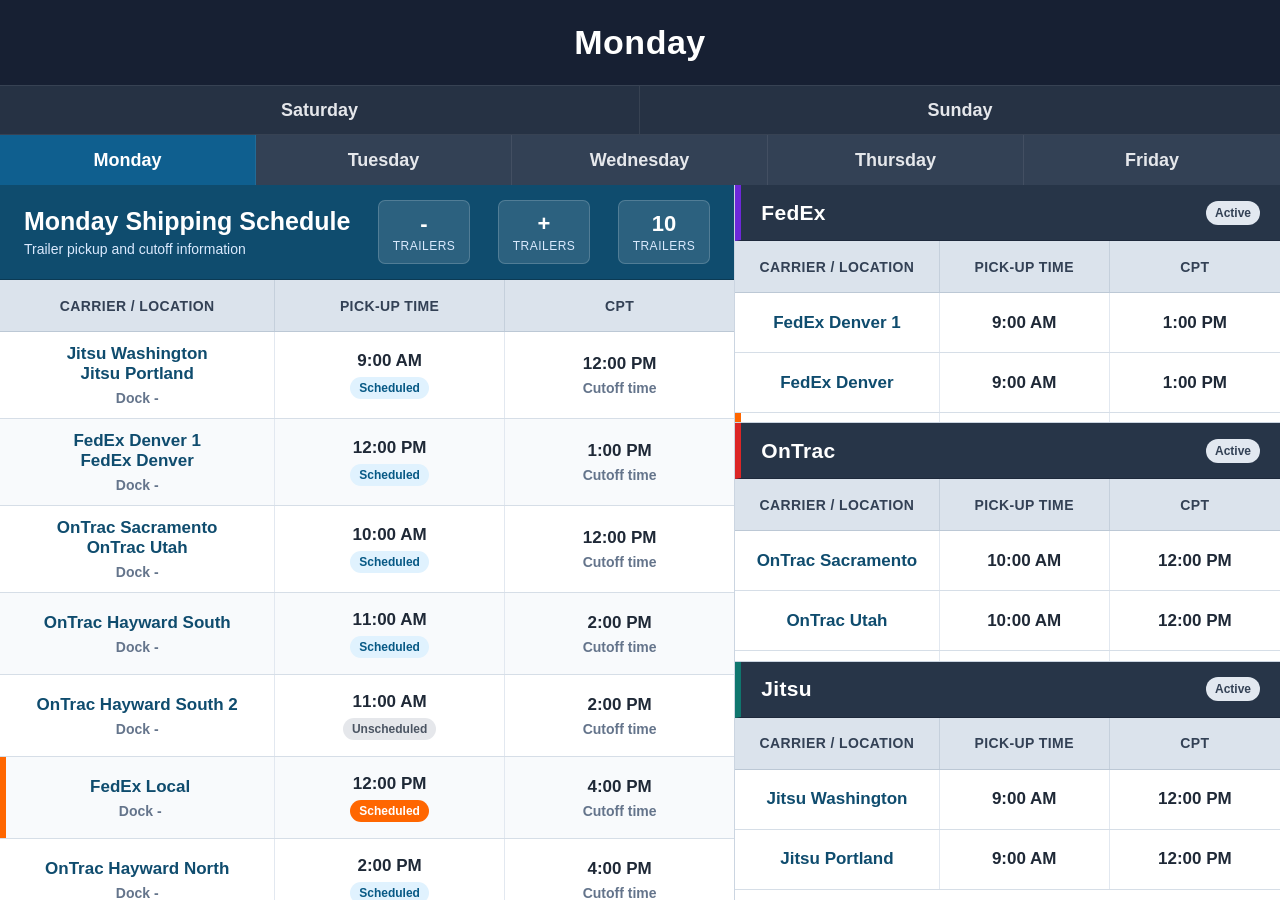
<file: index.html>
<!DOCTYPE html>
<html lang="en">
<head>
    <meta charset="UTF-8">

    <meta
        name="viewport"
        content="width=device-width, initial-scale=1.0"
    >

    <title>G-Shipping Schedule</title>

    <style>

    </style>
    <link rel="styleSheet" href="./mondayStyle.css">
</head>

<body>

    <main id="container">

        <!-- =====================================================
                             FIXED TOP AREA
        ====================================================== -->

        <header id="day-selector">

            <section id="current-day">
                <h1>Monday</h1>
            </section>

             <nav id="weekend-nav" aria-label="Weekend navigation">

                <a
                    class="day-link"
                    href="./saturday.html"
                >
                    Saturday
                </a>
                <a
                    class="day-link"
                    href="./sunday.html"
                >
                    Sunday
                </a>

            </nav>

            <nav id="weekday-nav" aria-label="Weekday navigation">

                <a
                    class="day-link active"
                    href="./index.html"
                >
                    Monday
                </a>

                <a
                    class="day-link "
                    href="./tuesday.html"
                >
                    Tuesday
                </a>

                <a
                    class="day-link"
                    href="./wednesday.html"
                >
                    Wednesday
                </a>

                <a
                    class="day-link"
                    href="./thursday.html"
                >
                    Thursday
                </a>

                <a
                    class="day-link "
                    href="./friday.html"
                >
                    Friday
                </a>

            </nav>
        </header>

        <!-- =====================================================
                            MAIN DASHBOARD
        ====================================================== -->

        <section id="dashboard">

            <!-- =================================================
                         SHIPPING SCHEDULE PANEL
            ================================================== -->

            <section id="shipping-schedule">

                <header id="schedule-header">

                    <div>
                        <h2 id="schedule-title">
                            Monday Shipping Schedule
                        </h2>

                        <p id="schedule-subtitle">
                            Trailer pickup and cutoff information
                        </p>
                    </div>
                    <div class="trailer-count">
                        <strong>-</strong>
                        <span>Trailers</span>
                    </div>
                    <div class="trailer-count">
                        <strong>+</strong>
                        <span>Trailers</span>
                    </div>
                    <div class="trailer-count">
                        <strong>10</strong>
                        <span>Trailers</span>
                    </div>

                </header>

               <!-- Only this section scrolls -->

                <div class="schedule-scroll-area">

                    <div class="schedule-column-header">

                        <div class="column-heading">
                            Carrier / Location
                        </div>

                        <div class="column-heading">
                            Pick-up Time
                        </div>

                        <div class="column-heading">
                            CPT
                        </div>

                    </div>

                    <div id="trailer-list">
            <!-- =================================================
                           TRAILERS
            ================================================== -->
                        <article class="trailer-log">

                            <p class="schedule-cell">
                                <span class="schedule-label carrier-name">
                                    Jitsu Washington <br> Jitsu Portland
                                </span>

                                <span class="schedule-value">
                                    Dock -
                                </span>
                            </p>

                            <p class="schedule-cell">
                                <span class="schedule-label">
                                    9:00 AM
                                </span>

                                <span class="status-badge">
                                    Scheduled
                                </span>
                            </p>

                            <p class="schedule-cell">
                                <span class="schedule-label">
                                    12:00 PM
                                </span>

                                <span class="schedule-value">
                                    Cutoff time
                                </span>
                            </p>

                        </article>
                        <article class="trailer-log">
                            <p class="schedule-cell ">
                                <span class="schedule-label carrier-name">
                                    FedEx Denver 1 <br> FedEx Denver
                                </span>

                                <span class="schedule-value">
                                    Dock -
                                </span>
                            </p>

                            <p class="schedule-cell">
                                <span class="schedule-label">
                                    12:00 PM
                                </span>

                                <span class="status-badge">
                                    Scheduled
                                </span>
                            </p>

                            <p class="schedule-cell">
                                <span class="schedule-label">
                                    1:00 PM
                                </span>

                                <span class="schedule-value">
                                    Cutoff time
                                </span>
                            </p>
                        </article>
                        <article class="trailer-log">
                            <p class="schedule-cell">
                                <span class="schedule-label carrier-name">
                                    OnTrac Sacramento <br> OnTrac Utah
                                </span>

                                <span class="schedule-value">
                                    Dock -
                                </span>
                            </p>

                            <p class="schedule-cell">
                                <span class="schedule-label">
                                    10:00 AM
                                </span>

                                <span class="status-badge">
                                    Scheduled
                                </span>
                            </p>
  
                            <p class="schedule-cell">
                                <span class="schedule-label">
                                    12:00 PM
                                </span>

                                <span class="schedule-value">
                                    Cutoff time
                                </span>
                            </p>
                        </article>
                        <article class="trailer-log">
                            <p class="schedule-cell">
                                <span class="schedule-label carrier-name">
                                    OnTrac Hayward South 
                                </span>

                                <span class="schedule-value">
                                    Dock -
                                </span>
                            </p>

                            <p class="schedule-cell">
                                <span class="schedule-label">
                                    11:00 AM
                                </span>

                                <span class="status-badge">
                                    Scheduled
                                </span>
                            </p>
  
                            <p class="schedule-cell">
                                <span class="schedule-label">
                                    2:00 PM
                                </span>

                                <span class="schedule-value">
                                    Cutoff time
                                </span>
                            </p>
                        </article>
                        <article class="trailer-log">
                            <p class="schedule-cell">
                                <span class="schedule-label carrier-name">
                                    OnTrac Hayward South 2
                                </span>

                                <span class="schedule-value">
                                    Dock -
                                </span>
                            </p>

                            <p class="schedule-cell">
                                <span class="schedule-label">
                                    11:00 AM
                                </span>

                                <span class="status-badge-negative">
                                    Unscheduled
                                </span>
                            </p>
  
                            <p class="schedule-cell">
                                <span class="schedule-label">
                                    2:00 PM
                                </span>

                                <span class="schedule-value">
                                    Cutoff time
                                </span>
                            </p>
                        </article>
                        <article class="trailer-log">
                            <p class="schedule-cell imporant">
                                <span class="schedule-label carrier-name">
                                    FedEx Local
                                </span>

                                <span class="schedule-value">
                                    Dock -
                                </span>
                            </p>

                            <p class="schedule-cell">
                                <span class="schedule-label">
                                    12:00 PM
                                </span>

                                <span class="status-badge-important">
                                    Scheduled
                                </span>
                            </p>

                            <p class="schedule-cell">
                                <span class="schedule-label">
                                    4:00 PM
                                </span>

                                <span class="schedule-value">
                                    Cutoff time
                                </span>
                            </p>
                        </article>
                        <article class="trailer-log">
                            <p class="schedule-cell">
                                <span class="schedule-label carrier-name">
                                    OnTrac Hayward North
                                </span>

                                <span class="schedule-value">
                                    Dock -
                                </span>
                            </p>

                            <p class="schedule-cell">
                                <span class="schedule-label">
                                    2:00 PM
                                </span>

                                <span class="status-badge">
                                    Scheduled
                                </span>
                            </p>
  
                            <p class="schedule-cell">
                                <span class="schedule-label">
                                    4:00 PM
                                </span>

                                <span class="schedule-value">
                                    Cutoff time
                                </span>
                            </p>
                        </article>
                        <article class="trailer-log">
                            <p class="schedule-cell ">
                                <span class="schedule-label carrier-name">
                                    FedEx Phoenix 1 <br> FedEx Phoenix
                                </span>

                                <span class="schedule-value">
                                    Dock -
                                </span>
                            </p>

                            <p class="schedule-cell">
                                <span class="schedule-label">
                                    2:15 PM
                                </span>

                                <span class="status-badge">
                                    Scheduled
                                </span>
                            </p>

                            <p class="schedule-cell">
                                <span class="schedule-label">
                                    5:00 PM
                                </span>

                                <span class="schedule-value">
                                    Cutoff time
                                </span>
                            </p>
                        </article>
                        <article class="trailer-log">
                            <p class="schedule-cell ">
                                <span class="schedule-label carrier-name">
                                    FedEx Portland 1 <br> FedEx Portland
                                </span>

                                <span class="schedule-value">
                                    Dock -
                                </span>
                            </p>

                            <p class="schedule-cell">
                                <span class="schedule-label">
                                    3:00 PM
                                </span>

                                <span class="status-badge">
                                    Scheduled
                                </span>
                            </p>

                            <p class="schedule-cell">
                                <span class="schedule-label">
                                    6:00 PM
                                </span>

                                <span class="schedule-value">
                                    Cutoff time
                                </span>
                            </p>
                        </article>
                        <article class="trailer-log">
                            <p class="schedule-cell imporant">
                                <span class="schedule-label carrier-name">
                                    FedEx Express
                                </span>

                                <span class="schedule-value">
                                    Dock -
                                </span>
                            </p>

                            <p class="schedule-cell">
                                <span class="schedule-label">
                                    12:00 PM
                                </span>

                                <span class="status-badge-important">
                                    Scheduled
                                </span>
                            </p>

                            <p class="schedule-cell">
                                <span class="schedule-label">
                                    6:00 PM
                                </span>

                                <span class="schedule-value">
                                    Cutoff time
                                </span>
                            </p>
                        </article>
                </div>

            </section>

            <!-- =================================================
                            FIXED CARRIER PANELS FEDEX
            ================================================== -->

            <aside id="carrier-panels">

                <section
                    id="fedex-panel"
                    class="carrier-panel"
                >

                    <header class="panel-header">
                        <h2>FedEx</h2>

                        <span class="panel-status">
                            Active
                        </span>
                    </header>

                    <div class="schedule-scroll-area">
                        <div class="schedule-column-header">

                            <div class="column-heading">
                                Carrier / Location
                            </div>

                            <div class="column-heading">
                                Pick-up Time
                            </div>

                            <div class="column-heading">
                                CPT
                            </div>
                        </div> 
                       <article class="side-panels-schedule">
                            <p class="schedule-cell ">
                                <span class="schedule-label carrier-name">
                                    FedEx Denver 1
                                </span>
                            </p>

                            <p class="schedule-cell">
                                <span class="schedule-label">
                                    9:00 AM
                                </span>

                            </p>

                            <p class="schedule-cell">
                                <span class="schedule-label">
                                    1:00 PM
                                </span>
                            </p>
                        </article>
                       <article class="side-panels-schedule">
                            <p class="schedule-cell ">
                                <span class="schedule-label carrier-name">
                                    FedEx Denver
                                </span>
                            </p>

                            <p class="schedule-cell">
                                <span class="schedule-label">
                                    9:00 AM
                                </span>

                            </p>

                            <p class="schedule-cell">
                                <span class="schedule-label">
                                    1:00 PM
                                </span>
                            </p>
                        </article>
                       <article class="side-panels-schedule">
                            <p class="schedule-cell imporant">
                                <span class="schedule-label carrier-name">
                                    FedEx Local
                                </span>
                            </p>

                            <p class="schedule-cell">
                                <span class="schedule-label">
                                    12:00 PM
                                </span>

                            </p>

                            <p class="schedule-cell">
                                <span class="schedule-label">
                                    4:00 PM
                                </span>
                            </p>
                        </article>
                       <article class="side-panels-schedule">
                            <p class="schedule-cell ">
                                <span class="schedule-label carrier-name">
                                    FedEx Phoenix 1
                                </span>
                            </p>

                            <p class="schedule-cell">
                                <span class="schedule-label">
                                    2:15 PM
                                </span>

                            </p>

                            <p class="schedule-cell">
                                <span class="schedule-label">
                                    5:00 PM
                                </span>
                            </p>
                        </article>
                       <article class="side-panels-schedule">
                            <p class="schedule-cell ">
                                <span class="schedule-label carrier-name">
                                    FedEx Phoenix
                                </span>
                            </p>

                            <p class="schedule-cell">
                                <span class="schedule-label">
                                    2:15 PM
                                </span>

                            </p>

                            <p class="schedule-cell">
                                <span class="schedule-label">
                                    5:00 PM
                                </span>
                            </p>
                        </article>
                       <article class="side-panels-schedule">
                            <p class="schedule-cell ">
                                <span class="schedule-label carrier-name">
                                    FedEx Portland 1
                                </span>
                            </p>

                            <p class="schedule-cell">
                                <span class="schedule-label">
                                    3:00 PM
                                </span>

                            </p>

                            <p class="schedule-cell">
                                <span class="schedule-label">
                                    6:00 PM
                                </span>
                            </p>
                        </article>
                       <article class="side-panels-schedule">
                            <p class="schedule-cell ">
                                <span class="schedule-label carrier-name">
                                    FedEx Portland 
                                </span>
                            </p>

                            <p class="schedule-cell">
                                <span class="schedule-label">
                                    3:00 PM
                                </span>

                            </p>

                            <p class="schedule-cell">
                                <span class="schedule-label">
                                    6:00 PM
                                </span>
                            </p>
                        </article>
                       <article class="side-panels-schedule">
                            <p class="schedule-cell imporant">
                                <span class="schedule-label carrier-name">
                                    FedEx Express
                                </span>
                            </p>

                            <p class="schedule-cell">
                                <span class="schedule-label">
                                    12:00 PM
                                </span>

                            </p>

                            <p class="schedule-cell">
                                <span class="schedule-label">
                                    6:00 PM
                                </span>
                            </p>
                        </article>         
                    </div>

                </section>
            <!-- =================================================
                            FIXED CARRIER PANELS ONTRAC
            ================================================== -->
                <section
                    id="ontrac-panel"
                    class="carrier-panel"
                >

                    <header class="panel-header">
                        <h2>OnTrac</h2>

                        <span class="panel-status">
                            Active
                        </span>
                    </header>
                    <div class="schedule-scroll-area">
                        <div class="schedule-column-header">

                            <div class="column-heading">
                                Carrier / Location
                            </div>

                            <div class="column-heading">
                                Pick-up Time
                            </div>

                            <div class="column-heading">
                                CPT
                            </div>
                        </div> 
                       <article class="side-panels-schedule">
                            <p class="schedule-cell ">
                                <span class="schedule-label carrier-name">
                                    OnTrac Sacramento
                                </span>
                            </p>

                            <p class="schedule-cell">
                                <span class="schedule-label">
                                    10:00 AM
                                </span>

                            </p>

                            <p class="schedule-cell">
                                <span class="schedule-label">
                                    12:00 PM
                                </span>
                            </p>
                        </article>
                       <article class="side-panels-schedule">
                            <p class="schedule-cell ">
                                <span class="schedule-label carrier-name">
                                    OnTrac Utah
                                </span>
                            </p>

                            <p class="schedule-cell">
                                <span class="schedule-label">
                                    10:00 AM
                                </span>

                            </p>

                            <p class="schedule-cell">
                                <span class="schedule-label">
                                    12:00 PM
                                </span>
                            </p>
                        </article>   
                       <article class="side-panels-schedule">
                            <p class="schedule-cell ">
                                <span class="schedule-label carrier-name">
                                    OnTrac Hayward South
                                </span>
                            </p>

                            <p class="schedule-cell">
                                <span class="schedule-label">
                                    11:00 AM
                                </span>

                            </p>

                            <p class="schedule-cell">
                                <span class="schedule-label">
                                    2:00 PM
                                </span>
                            </p>
                        </article>
                       <article class="side-panels-schedule">
                            <p class="schedule-cell ">
                                <span class="schedule-label carrier-name">
                                    OnTrac Hayward South 2
                                </span>
                            </p>

                            <p class="schedule-cell">
                                <span class="schedule-label">
                                    11:00 AM
                                </span>

                            </p>

                            <p class="schedule-cell">
                                <span class="schedule-label">
                                    2:00 PM
                                </span>
                            </p>
                        </article>
                       <article class="side-panels-schedule">
                            <p class="schedule-cell ">
                                <span class="schedule-label carrier-name">
                                    OnTrac Hayward North
                                </span>
                            </p>

                            <p class="schedule-cell">
                                <span class="schedule-label">
                                    2:00 PM
                                </span>

                            </p>

                            <p class="schedule-cell">
                                <span class="schedule-label">
                                    4:00 PM
                                </span>
                            </p>
                        </article>    
                    </div>

                </section>
            <!-- =================================================
                            FIXED CARRIER PANELS JITSU
            ================================================== -->
                <section
                    id="jitsu-panel"
                    class="carrier-panel"
                >

                    <header class="panel-header">
                        <h2>Jitsu</h2>

                        <span class="panel-status">
                            Active
                        </span>
                    </header>

                    <div class="schedule-scroll-area">
                        <div class="schedule-column-header">

                            <div class="column-heading">
                                Carrier / Location
                            </div>

                            <div class="column-heading">
                                Pick-up Time
                            </div>

                            <div class="column-heading">
                                CPT
                            </div>
                        </div> 

            <!-- =================================================
                           TRAILERS
            ================================================== -->
                       <article class="side-panels-schedule">
                            <p class="schedule-cell ">
                                <span class="schedule-label carrier-name">
                                    Jitsu Washington
                                </span>
                            </p>

                            <p class="schedule-cell">
                                <span class="schedule-label">
                                    9:00 AM
                                </span>

                            </p>

                            <p class="schedule-cell">
                                <span class="schedule-label">
                                    12:00 PM
                                </span>
                            </p>
                        </article>   
                       <article class="side-panels-schedule">
                            <p class="schedule-cell ">
                                <span class="schedule-label carrier-name">
                                    Jitsu Portland
                                </span>
                            </p>

                            <p class="schedule-cell">
                                <span class="schedule-label">
                                    9:00 AM
                                </span>

                            </p>

                            <p class="schedule-cell">
                                <span class="schedule-label">
                                    12:00 PM
                                </span>
                            </p>
                        </article>   

                    </div>

                </section>
                </section>

            </aside>

        </section>

    </main>

</body>
</html>
</file>
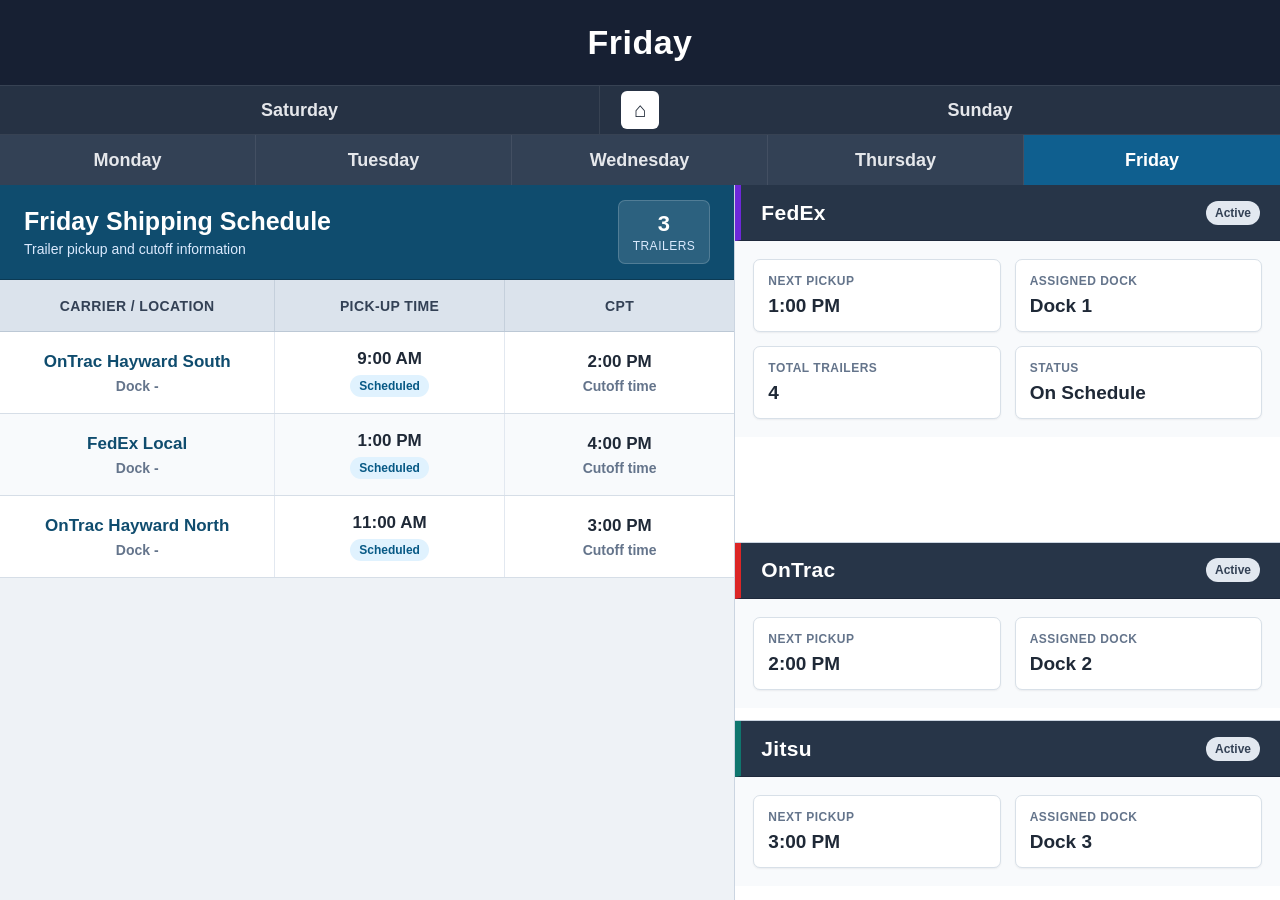
<file: friday.html>
<!DOCTYPE html>
<!DOCTYPE html>
<html lang="en">
<head>
    <meta charset="UTF-8">

    <meta
        name="viewport"
        content="width=device-width, initial-scale=1.0"
    >

    <title>G-Shipping Schedule</title>

    <style>

    </style>
    <link rel="styleSheet" href="./fridayStyle.css">
</head>

<body>

    <main id="container">

        <!-- =====================================================
                             FIXED TOP AREA
        ====================================================== -->

        <header id="day-selector">

            <section id="current-day">
                <h1>Friday</h1>
            </section>

            <nav id="weekend-nav" aria-label="Weekend navigation">

                <a
                    class="day-link"
                    href="./saturday.html"
                >
                    Saturday
                </a>

                <a
                    id="home-page"
                    href="./index.html"
                    aria-label="Home page"
                >
                    ⌂
                </a>

                <a
                    class="day-link"
                    href="./sunday.html"
                >
                    Sunday
                </a>

            </nav>

            <nav id="weekday-nav" aria-label="Weekday navigation">

                <a
                    class="day-link "
                    href="./index.html"
                >
                    Monday
                </a>

                <a
                    class="day-link "
                    href="./tuesday.html"
                >
                    Tuesday
                </a>

                <a
                    class="day-link"
                    href="./wednesday.html"
                >
                    Wednesday
                </a>

                <a
                    class="day-link"
                    href="./thursday.html"
                >
                    Thursday
                </a>

                <a
                    class="day-link active"
                    href="./friday.html"
                >
                    Friday
                </a>

            </nav>

        </header>

        <!-- =====================================================
                            MAIN DASHBOARD
        ====================================================== -->

        <section id="dashboard">

            <!-- =================================================
                         SHIPPING SCHEDULE PANEL
            ================================================== -->

            <section id="shipping-schedule">

                <header id="schedule-header">

                    <div>
                        <h2 id="schedule-title">
                            Friday Shipping Schedule
                        </h2>

                        <p id="schedule-subtitle">
                            Trailer pickup and cutoff information
                        </p>
                    </div>

                    <div id="trailer-count">
                        <strong>3</strong>
                        <span>Trailers</span>
                    </div>

                </header>

                <!-- Only this section scrolls -->

                <div id="schedule-scroll-area">

                    <div class="schedule-column-header">

                        <div class="column-heading">
                            Carrier / Location
                        </div>

                        <div class="column-heading">
                            Pick-up Time
                        </div>

                        <div class="column-heading">
                            CPT
                        </div>

                    </div>

                    <div id="trailer-list">
                        <article class="trailer-log">

                            <p class="schedule-cell">
                                <span class="schedule-label carrier-name">
                                    OnTrac Hayward South
                                </span>

                                <span class="schedule-value">
                                    Dock -
                                </span>
                            </p>

                            <p class="schedule-cell">
                                <span class="schedule-label">
                                    9:00 AM
                                </span>

                                <span class="status-badge">
                                    Scheduled
                                </span>
                            </p>

                            <p class="schedule-cell">
                                <span class="schedule-label">
                                    2:00 PM
                                </span>

                                <span class="schedule-value">
                                    Cutoff time
                                </span>
                            </p>

                        </article>

                        <article class="trailer-log">

                            <p class="schedule-cell">
                                <span class="schedule-label carrier-name">
                                    FedEx Local
                                </span>

                                <span class="schedule-value">
                                    Dock -
                                </span>
                            </p>

                            <p class="schedule-cell">
                                <span class="schedule-label">
                                    1:00 PM
                                </span>

                                <span class="status-badge">
                                    Scheduled
                                </span>
                            </p>

                            <p class="schedule-cell">
                                <span class="schedule-label">
                                    4:00 PM
                                </span>

                                <span class="schedule-value">
                                    Cutoff time
                                </span>
                            </p>

                        </article>
                        <article class="trailer-log">

                            <p class="schedule-cell">
                                <span class="schedule-label carrier-name">
                                    OnTrac Hayward North
                                </span>

                                <span class="schedule-value">
                                    Dock -
                                </span>
                            </p>

                            <p class="schedule-cell">
                                <span class="schedule-label">
                                    11:00 AM
                                </span>

                                <span class="status-badge">
                                    Scheduled
                                </span>
                            </p>

                            <p class="schedule-cell">
                                <span class="schedule-label">
                                    3:00 PM
                                </span>

                                <span class="schedule-value">
                                    Cutoff time
                                </span>
                            </p>

                        </article>

                    </div>

                </div>

            </section>

            <!-- =================================================
                            FIXED CARRIER PANELS
            ================================================== -->

            <aside id="carrier-panels">

                <section
                    id="fedex-panel"
                    class="carrier-panel"
                >

                    <header class="panel-header">
                        <h2>FedEx</h2>

                        <span class="panel-status">
                            Active
                        </span>
                    </header>

                    <div class="panel-content">

                        <div class="information-card">
                            <span class="information-label">
                                Next Pickup
                            </span>

                            <span class="information-value">
                                1:00 PM
                            </span>
                        </div>

                        <div class="information-card">
                            <span class="information-label">
                                Assigned Dock
                            </span>

                            <span class="information-value">
                                Dock 1
                            </span>
                        </div>

                        <div class="information-card">
                            <span class="information-label">
                                Total Trailers
                            </span>

                            <span class="information-value">
                                4
                            </span>
                        </div>

                        <div class="information-card">
                            <span class="information-label">
                                Status
                            </span>

                            <span class="information-value">
                                On Schedule
                            </span>
                        </div>

                    </div>

                </section>

                <section
                    id="ontrac-panel"
                    class="carrier-panel"
                >

                    <header class="panel-header">
                        <h2>OnTrac</h2>

                        <span class="panel-status">
                            Active
                        </span>
                    </header>

                    <div class="panel-content">

                        <div class="information-card">
                            <span class="information-label">
                                Next Pickup
                            </span>

                            <span class="information-value">
                                2:00 PM
                            </span>
                        </div>

                        <div class="information-card">
                            <span class="information-label">
                                Assigned Dock
                            </span>

                            <span class="information-value">
                                Dock 2
                            </span>
                        </div>

                    </div>

                </section>

                <section
                    id="jitsu-panel"
                    class="carrier-panel"
                >

                    <header class="panel-header">
                        <h2>Jitsu</h2>

                        <span class="panel-status">
                            Active
                        </span>
                    </header>

                    <div class="panel-content">

                        <div class="information-card">
                            <span class="information-label">
                                Next Pickup
                            </span>

                            <span class="information-value">
                                3:00 PM
                            </span>
                        </div>

                        <div class="information-card">
                            <span class="information-label">
                                Assigned Dock
                            </span>

                            <span class="information-value">
                                Dock 3
                            </span>
                        </div>

                    </div>

                </section>

            </aside>

        </section>

    </main>

</body>
</html>
</file>
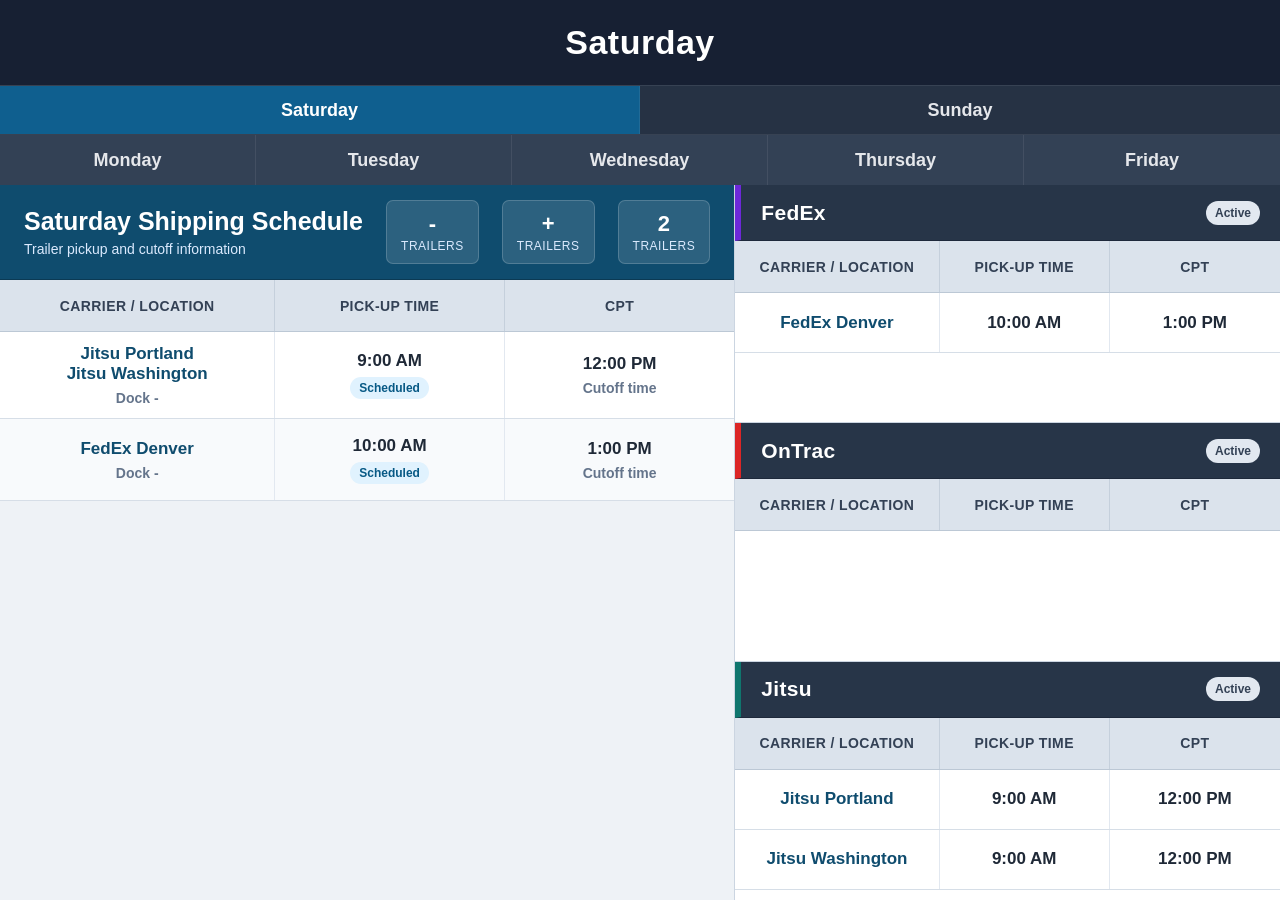
<file: saturday.html>
<!DOCTYPE html>
<html lang="en">
<head>
    <meta charset="UTF-8">

    <meta
        name="viewport"
        content="width=device-width, initial-scale=1.0"
    >

    <title>G-Shipping Schedule</title>

    <style>

    </style>
    <link rel="styleSheet" href="./saturdayStyle.css">
</head>

<body>

    <main id="container">

        <!-- =====================================================
                             FIXED TOP AREA
        ====================================================== -->

        <header id="day-selector">

            <section id="current-day">
                <h1>Saturday</h1>
            </section>

             <nav id="weekend-nav" aria-label="Weekend navigation">

                <a
                    class="day-link active"
                    href="./saturday.html"
                >
                    Saturday
                </a>
                <a
                    class="day-link"
                    href="./sunday.html"
                >
                    Sunday
                </a>

            </nav>

            <nav id="weekday-nav" aria-label="Weekday navigation">

                <a
                    class="day-link "
                    href="./index.html"
                >
                    Monday
                </a>

                <a
                    class="day-link "
                    href="./tuesday.html"
                >
                    Tuesday
                </a>

                <a
                    class="day-link"
                    href="./wednesday.html"
                >
                    Wednesday
                </a>

                <a
                    class="day-link"
                    href="./thursday.html"
                >
                    Thursday
                </a>

                <a
                    class="day-link "
                    href="./friday.html"
                >
                    Friday
                </a>

            </nav>

        </header>

        <!-- =====================================================
                            MAIN DASHBOARD
        ====================================================== -->

        <section id="dashboard">

            <!-- =================================================
                         SHIPPING SCHEDULE PANEL
            ================================================== -->

            <section id="shipping-schedule">

                <header id="schedule-header">

                    <div>
                        <h2 id="schedule-title">
                            Saturday Shipping Schedule
                        </h2>

                        <p id="schedule-subtitle">
                            Trailer pickup and cutoff information
                        </p>
                    </div>

                    <div class="trailer-count">
                        <strong>-</strong>
                        <span>Trailers</span>
                    </div>
                    <div class="trailer-count">
                        <strong>+</strong>
                        <span>Trailers</span>
                    </div>
                    <div class="trailer-count">
                        <strong>2</strong>
                        <span>Trailers</span>
                    </div>

                </header>

                <!-- Only this section scrolls -->

                <div class="schedule-scroll-area">

                    <div class="schedule-column-header">

                        <div class="column-heading">
                            Carrier / Location
                        </div>

                        <div class="column-heading">
                            Pick-up Time
                        </div>

                        <div class="column-heading">
                            CPT
                        </div>

                    </div>

                    <div id="trailer-list">
                        <article class="trailer-log">

                            <p class="schedule-cell">
                                <span class="schedule-label carrier-name">
                                    Jitsu Portland <br> Jitsu Washington
                                </span>

                                <span class="schedule-value">
                                    Dock -
                                </span>
                            </p>

                            <p class="schedule-cell">
                                <span class="schedule-label">
                                    9:00 AM
                                </span>

                                <span class="status-badge">
                                    Scheduled
                                </span>
                            </p>

                            <p class="schedule-cell">
                                <span class="schedule-label">
                                    12:00 PM
                                </span>

                                <span class="schedule-value">
                                    Cutoff time
                                </span>
                            </p>

                        </article>

                        <article class="trailer-log">

                            <p class="schedule-cell">
                                <span class="schedule-label carrier-name">
                                    FedEx Denver
                                </span>

                                <span class="schedule-value">
                                    Dock -
                                </span>
                            </p>

                            <p class="schedule-cell">
                                <span class="schedule-label">
                                    10:00 AM
                                </span>

                                <span class="status-badge">
                                    Scheduled
                                </span>
                            </p>

                            <p class="schedule-cell">
                                <span class="schedule-label">
                                    1:00 PM
                                </span>

                                <span class="schedule-value">
                                    Cutoff time
                                </span>
                            </p>

                        </article>
 
                    </div>

                </div>

            </section>

            <!-- =================================================
                            FIXED CARRIER PANELS
            ================================================== -->

            <aside id="carrier-panels">

                <section
                    id="fedex-panel"
                    class="carrier-panel"
                >

                    <header class="panel-header">
                        <h2>FedEx</h2>

                        <span class="panel-status">
                            Active
                        </span>
                    </header>

                    <div class="schedule-scroll-area">
                        <div class="schedule-column-header">

                            <div class="column-heading">
                                Carrier / Location
                            </div>

                            <div class="column-heading">
                                Pick-up Time
                            </div>

                            <div class="column-heading">
                                CPT
                            </div>
                        </div> 
                       <article class="side-panels-schedule">

                            <p class="schedule-cell ">
                                <span class="schedule-label carrier-name">
                                    FedEx Denver
                                </span>
                            </p>

                            <p class="schedule-cell">
                                <span class="schedule-label">
                                    10:00 AM
                                </span>

                            </p>

                            <p class="schedule-cell">
                                <span class="schedule-label">
                                    1:00 PM
                                </span>
                            </p>

                        </article>   
                    </div>

                </section>
            <!-- =================================================
                            FIXED CARRIER PANELS
            ================================================== -->
                <section
                    id="ontrac-panel"
                    class="carrier-panel"
                >

                    <header class="panel-header">
                        <h2>OnTrac</h2>

                        <span class="panel-status">
                            Active
                        </span>
                    </header>
                    <div class="schedule-scroll-area">
                        <div class="schedule-column-header">

                            <div class="column-heading">
                                Carrier / Location
                            </div>

                            <div class="column-heading">
                                Pick-up Time
                            </div>

                            <div class="column-heading">
                                CPT
                            </div>
                        </div> 
  
                    </div>

                </section>
            <!-- =================================================
                            FIXED CARRIER PANELS
            ================================================== -->
                <section
                    id="jitsu-panel"
                    class="carrier-panel"
                >

                    <header class="panel-header">
                        <h2>Jitsu</h2>

                        <span class="panel-status">
                            Active
                        </span>
                    </header>
                    <div class="schedule-scroll-area">
                        <div class="schedule-column-header">

                            <div class="column-heading">
                                Carrier / Location
                            </div>

                            <div class="column-heading">
                                Pick-up Time
                            </div>

                            <div class="column-heading">
                                CPT
                            </div>
                        </div> 
                       <article class="side-panels-schedule">

                            <p class="schedule-cell ">
                                <span class="schedule-label carrier-name">
                                    Jitsu Portland 
                                </span>
                            </p>

                            <p class="schedule-cell">
                                <span class="schedule-label">
                                    9:00 AM
                                </span>

                            </p>

                            <p class="schedule-cell">
                                <span class="schedule-label">
                                    12:00 PM
                                </span>
                            </p>

                        </article>   
                       <article class="side-panels-schedule">

                            <p class="schedule-cell ">
                                <span class="schedule-label carrier-name">
                                    Jitsu Washington
                                </span>
                            </p>

                            <p class="schedule-cell">
                                <span class="schedule-label">
                                    9:00 AM
                                </span>

                            </p>

                            <p class="schedule-cell">
                                <span class="schedule-label">
                                    12:00 PM
                                </span>
                            </p>

                        </article>   
                    </div>

                </section>
                </section>

            </aside>

        </section>

    </main>

</body>
</html>
</file>
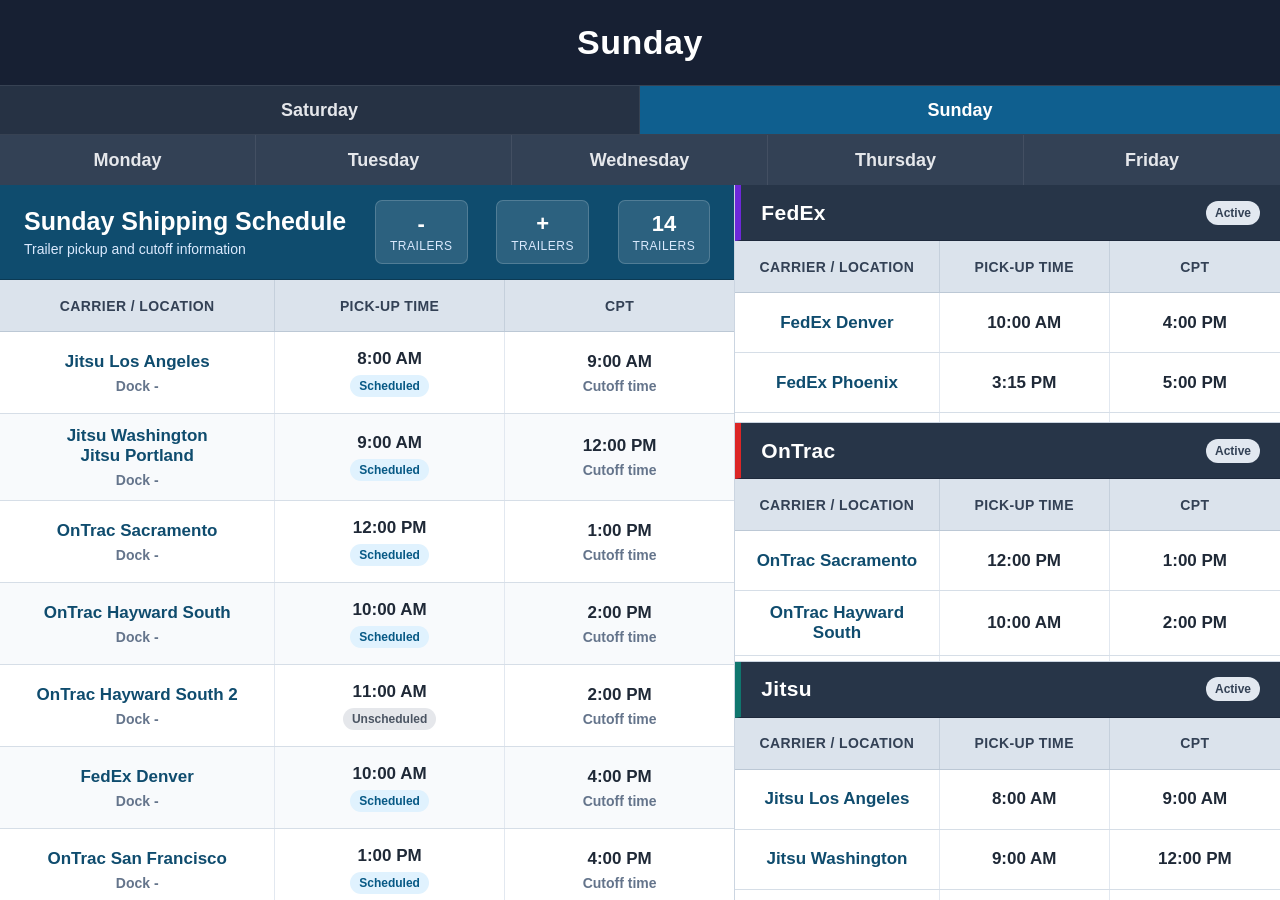
<file: sunday.html>
<!DOCTYPE html>
<html lang="en">
<head>
    <meta charset="UTF-8">

    <meta
        name="viewport"
        content="width=device-width, initial-scale=1.0"
    >

    <title>G-Shipping Schedule</title>

    <style>

    </style>
    <link rel="styleSheet" href="./sundayStyle.css">
</head>

<body>

    <main id="container">

        <!-- =====================================================
                             FIXED TOP AREA
        ====================================================== -->

        <header id="day-selector">

            <section id="current-day">
                <h1>Sunday</h1>
            </section>

            <nav id="weekend-nav" aria-label="Weekend navigation">

                <a
                    class="day-link"
                    href="./saturday.html"
                >
                    Saturday
                </a>
                <a
                    class="day-link active"
                    href="./sunday.html"
                >
                    Sunday
                </a>

            </nav>

            <nav id="weekday-nav" aria-label="Weekday navigation">

                <a
                    class="day-link "
                    href="./index.html"
                >
                    Monday
                </a>

                <a
                    class="day-link "
                    href="./tuesday.html"
                >
                    Tuesday
                </a>

                <a
                    class="day-link"
                    href="./wednesday.html"
                >
                    Wednesday
                </a>

                <a
                    class="day-link"
                    href="./thursday.html"
                >
                    Thursday
                </a>

                <a
                    class="day-link "
                    href="./friday.html"
                >
                    Friday
                </a>

            </nav>

        </header>

        <!-- =====================================================
                            MAIN DASHBOARD
        ====================================================== -->

        <section id="dashboard">

            <!-- =================================================
                         SHIPPING SCHEDULE PANEL
            ================================================== -->

            <section id="shipping-schedule">

                <header id="schedule-header">

                    <div>
                        <h2 id="schedule-title">
                            Sunday Shipping Schedule
                        </h2>

                        <p id="schedule-subtitle">
                            Trailer pickup and cutoff information
                        </p>
                    </div>
                    <div class="trailer-count">
                        <strong>-</strong>
                        <span>Trailers</span>
                    </div>
                    <div class="trailer-count">
                        <strong>+</strong>
                        <span>Trailers</span>
                    </div>
                    <div class="trailer-count">
                        <strong>14</strong>
                        <span>Trailers</span>
                    </div>

                </header>

                <!-- Only this section scrolls -->

                <div class="schedule-scroll-area">

                    <div class="schedule-column-header">

                        <div class="column-heading">
                            Carrier / Location
                        </div>

                        <div class="column-heading">
                            Pick-up Time
                        </div>

                        <div class="column-heading">
                            CPT
                        </div>

                    </div>

                    <div id="trailer-list">
            <!-- =================================================
                           TRAILERS
            ================================================== -->
                        <article class="trailer-log">

                            <p class="schedule-cell">
                                <span class="schedule-label carrier-name">
                                    Jitsu Los Angeles
                                </span>

                                <span class="schedule-value">
                                    Dock -
                                </span>
                            </p>

                            <p class="schedule-cell">
                                <span class="schedule-label">
                                    8:00 AM
                                </span>

                                <span class="status-badge">
                                    Scheduled
                                </span>
                            </p>

                            <p class="schedule-cell">
                                <span class="schedule-label">
                                    9:00 AM
                                </span>

                                <span class="schedule-value">
                                    Cutoff time
                                </span>
                            </p>

                        </article>
                        <article class="trailer-log">

                            <p class="schedule-cell">
                                <span class="schedule-label carrier-name">
                                    Jitsu Washington <br> Jitsu Portland
                                </span>

                                <span class="schedule-value">
                                    Dock -
                                </span>
                            </p>

                            <p class="schedule-cell">
                                <span class="schedule-label">
                                    9:00 AM
                                </span>

                                <span class="status-badge">
                                    Scheduled
                                </span>
                            </p>

                            <p class="schedule-cell">
                                <span class="schedule-label">
                                    12:00 PM
                                </span>

                                <span class="schedule-value">
                                    Cutoff time
                                </span>
                            </p>

                        </article>
                        <article class="trailer-log">
                            <p class="schedule-cell ">
                                <span class="schedule-label carrier-name">
                                    OnTrac Sacramento
                                </span>

                                <span class="schedule-value">
                                    Dock -
                                </span>
                            </p>

                            <p class="schedule-cell">
                                <span class="schedule-label">
                                    12:00 PM
                                </span>

                                <span class="status-badge">
                                    Scheduled
                                </span>
                            </p>

                            <p class="schedule-cell">
                                <span class="schedule-label">
                                    1:00 PM
                                </span>

                                <span class="schedule-value">
                                    Cutoff time
                                </span>
                            </p>
                        </article>
                        <article class="trailer-log">
                            <p class="schedule-cell">
                                <span class="schedule-label carrier-name">
                                    OnTrac Hayward South
                                </span>

                                <span class="schedule-value">
                                    Dock -
                                </span>
                            </p>

                            <p class="schedule-cell">
                                <span class="schedule-label">
                                    10:00 AM
                                </span>

                                <span class="status-badge">
                                    Scheduled
                                </span>
                            </p>
  
                            <p class="schedule-cell">
                                <span class="schedule-label">
                                    2:00 PM
                                </span>

                                <span class="schedule-value">
                                    Cutoff time
                                </span>
                            </p>
                        </article>
                        <article class="trailer-log">
                            <p class="schedule-cell">
                                <span class="schedule-label carrier-name">
                                    OnTrac Hayward South 2
                                </span>

                                <span class="schedule-value">
                                    Dock -
                                </span>
                            </p>

                            <p class="schedule-cell">
                                <span class="schedule-label">
                                    11:00 AM
                                </span>

                                <span class="status-badge-negative">
                                    Unscheduled
                                </span>
                            </p>
  
                            <p class="schedule-cell">
                                <span class="schedule-label">
                                    2:00 PM
                                </span>

                                <span class="schedule-value">
                                    Cutoff time
                                </span>
                            </p>
                        </article>
                        <article class="trailer-log">
                            <p class="schedule-cell">
                                <span class="schedule-label carrier-name">
                                    FedEx Denver
                                </span>

                                <span class="schedule-value">
                                    Dock -
                                </span>
                            </p>

                            <p class="schedule-cell">
                                <span class="schedule-label">
                                    10:00 AM
                                </span>

                                <span class="status-badge">
                                    Scheduled
                                </span>
                            </p>

                            <p class="schedule-cell">
                                <span class="schedule-label">
                                    4:00 PM
                                </span>

                                <span class="schedule-value">
                                    Cutoff time
                                </span>
                            </p>
                        </article>
                        <article class="trailer-log">
                            <p class="schedule-cell">
                                <span class="schedule-label carrier-name">
                                    OnTrac San Francisco
                                </span>

                                <span class="schedule-value">
                                    Dock -
                                </span>
                            </p>

                            <p class="schedule-cell">
                                <span class="schedule-label">
                                    1:00 PM
                                </span>

                                <span class="status-badge">
                                    Scheduled
                                </span>
                            </p>
  
                            <p class="schedule-cell">
                                <span class="schedule-label">
                                    4:00 PM
                                </span>

                                <span class="schedule-value">
                                    Cutoff time
                                </span>
                            </p>
                        </article>
                        <article class="trailer-log">
                            <p class="schedule-cell">
                                <span class="schedule-label carrier-name">
                                    OnTrac Hayward North
                                </span>

                                <span class="schedule-value">
                                    Dock -
                                </span>
                            </p>

                            <p class="schedule-cell">
                                <span class="schedule-label">
                                    2:00 PM
                                </span>

                                <span class="status-badge">
                                    Scheduled
                                </span>
                            </p>
  
                            <p class="schedule-cell">
                                <span class="schedule-label">
                                    4:00 PM
                                </span>

                                <span class="schedule-value">
                                    Cutoff time
                                </span>
                            </p>
                        </article>
                        <article class="trailer-log">
                            <p class="schedule-cell">
                                <span class="schedule-label carrier-name">
                                    OnTrac Hayward North 2
                                </span>

                                <span class="schedule-value">
                                    Dock -
                                </span>
                            </p>

                            <p class="schedule-cell">
                                <span class="schedule-label">
                                    2:00 PM
                                </span>

                                <span class="status-badge-negative">
                                    Unscheduled
                                </span>
                            </p>
  
                            <p class="schedule-cell">
                                <span class="schedule-label">
                                    4:30 PM
                                </span>

                                <span class="schedule-value">
                                    Cutoff time
                                </span>
                            </p>
                        </article>
                        <article class="trailer-log">

                            <p class="schedule-cell ">
                                <span class="schedule-label carrier-name">
                                    OnTrac San Jose
                                </span>

                                <span class="schedule-value">
                                    Dock -
                                </span>
                            </p>

                            <p class="schedule-cell">
                                <span class="schedule-label">
                                    2:30 PM
                                </span>

                                <span class="status-badge">
                                    Scheduled
                                </span>
                            </p>

                            <p class="schedule-cell">
                                <span class="schedule-label">
                                    5:00 PM
                                </span>

                                <span class="schedule-value">
                                    Cutoff time
                                </span>
                            </p>

                        </article>
                        <article class="trailer-log">
                            <p class="schedule-cell ">
                                <span class="schedule-label carrier-name">
                                    Jitsu San Francisco
                                </span>

                                <span class="schedule-value">
                                    Dock -
                                </span>
                            </p>

                            <p class="schedule-cell">
                                <span class="schedule-label">
                                    3:00 PM
                                </span>

                                <span class="status-badge">
                                    Scheduled
                                </span>
                            </p>

                            <p class="schedule-cell">
                                <span class="schedule-label">
                                    5:00 PM
                                </span>

                                <span class="schedule-value">
                                    Cutoff time
                                </span>
                            </p>
                        </article>
                    
                        <article class="trailer-log">
                            <p class="schedule-cell ">
                                <span class="schedule-label carrier-name">
                                    FedEx Phoenix
                                </span>

                                <span class="schedule-value">
                                    Dock -
                                </span>
                            </p>

                            <p class="schedule-cell">
                                <span class="schedule-label">
                                    3:15 PM
                                </span>

                                <span class="status-badge">
                                    Scheduled
                                </span>
                            </p>

                            <p class="schedule-cell">
                                <span class="schedule-label">
                                    5:00 PM
                                </span>

                                <span class="schedule-value">
                                    Cutoff time
                                </span>
                            </p>
                        </article>
                        <article class="trailer-log">
                            <p class="schedule-cell ">
                                <span class="schedule-label carrier-name">
                                    FedEx Portland
                                </span>

                                <span class="schedule-value">
                                    Dock -
                                </span>
                            </p>

                            <p class="schedule-cell">
                                <span class="schedule-label">
                                    3:20 PM
                                </span>

                                <span class="status-badge">
                                    Scheduled
                                </span>
                            </p>

                            <p class="schedule-cell">
                                <span class="schedule-label">
                                    6:00 PM
                                </span>

                                <span class="schedule-value">
                                    Cutoff time
                                </span>
                            </p>
                        </article>
                        <article class="trailer-log">
                            <p class="schedule-cell ">
                                <span class="schedule-label carrier-name">
                                    FedEx Portland 2
                                </span>

                                <span class="schedule-value">
                                    Dock -
                                </span>
                            </p>

                            <p class="schedule-cell">
                                <span class="schedule-label">
                                    3:20 PM
                                </span>

                                <span class="status-badge">
                                    Scheduled
                                </span>
                            </p>

                            <p class="schedule-cell">
                                <span class="schedule-label">
                                    7:00 PM
                                </span>

                                <span class="schedule-value">
                                    Cutoff time
                                </span>
                            </p>
                        </article>
                </div>

            </section>

            <!-- =================================================
                            FIXED CARRIER PANELS FEDEX
            ================================================== -->

            <aside id="carrier-panels">

                <section
                    id="fedex-panel"
                    class="carrier-panel"
                >

                    <header class="panel-header">
                        <h2>FedEx</h2>

                        <span class="panel-status">
                            Active
                        </span>
                    </header>

                    <div class="schedule-scroll-area">
                        <div class="schedule-column-header">

                            <div class="column-heading">
                                Carrier / Location
                            </div>

                            <div class="column-heading">
                                Pick-up Time
                            </div>

                            <div class="column-heading">
                                CPT
                            </div>
                        </div> 
                       <article class="side-panels-schedule">
                            <p class="schedule-cell ">
                                <span class="schedule-label carrier-name">
                                    FedEx Denver
                                </span>
                            </p>

                            <p class="schedule-cell">
                                <span class="schedule-label">
                                    10:00 AM
                                </span>

                            </p>

                            <p class="schedule-cell">
                                <span class="schedule-label">
                                    4:00 PM
                                </span>
                            </p>
                        </article>
                       <article class="side-panels-schedule">
                            <p class="schedule-cell ">
                                <span class="schedule-label carrier-name">
                                    FedEx Phoenix
                                </span>
                            </p>

                            <p class="schedule-cell">
                                <span class="schedule-label">
                                    3:15 PM
                                </span>

                            </p>

                            <p class="schedule-cell">
                                <span class="schedule-label">
                                    5:00 PM
                                </span>
                            </p>
                        </article>
                       <article class="side-panels-schedule">
                            <p class="schedule-cell ">
                                <span class="schedule-label carrier-name">
                                    FedEx Portland
                                </span>
                            </p>

                            <p class="schedule-cell">
                                <span class="schedule-label">
                                    3:20 PM
                                </span>

                            </p>

                            <p class="schedule-cell">
                                <span class="schedule-label">
                                    6:00 PM
                                </span>
                            </p>
                        </article>
                       <article class="side-panels-schedule">
                            <p class="schedule-cell ">
                                <span class="schedule-label carrier-name">
                                    FedEx Portland 2
                                </span>
                            </p>

                            <p class="schedule-cell">
                                <span class="schedule-label">
                                    3:20 PM
                                </span>

                            </p>

                            <p class="schedule-cell">
                                <span class="schedule-label">
                                    7:00 PM
                                </span>
                            </p>
                        </article>         
                    </div>

                </section>
            <!-- =================================================
                            FIXED CARRIER PANELS ONTRAC
            ================================================== -->
                <section
                    id="ontrac-panel"
                    class="carrier-panel"
                >

                    <header class="panel-header">
                        <h2>OnTrac</h2>

                        <span class="panel-status">
                            Active
                        </span>
                    </header>
                    <div class="schedule-scroll-area">
                        <div class="schedule-column-header">

                            <div class="column-heading">
                                Carrier / Location
                            </div>

                            <div class="column-heading">
                                Pick-up Time
                            </div>

                            <div class="column-heading">
                                CPT
                            </div>
                        </div> 
                       <article class="side-panels-schedule">
                            <p class="schedule-cell ">
                                <span class="schedule-label carrier-name">
                                    OnTrac Sacramento
                                </span>
                            </p>

                            <p class="schedule-cell">
                                <span class="schedule-label">
                                    12:00 PM
                                </span>

                            </p>

                            <p class="schedule-cell">
                                <span class="schedule-label">
                                    1:00 PM
                                </span>
                            </p>
                        </article>  
                       <article class="side-panels-schedule">
                            <p class="schedule-cell ">
                                <span class="schedule-label carrier-name">
                                    OnTrac Hayward South
                                </span>
                            </p>

                            <p class="schedule-cell">
                                <span class="schedule-label">
                                    10:00 AM
                                </span>

                            </p>

                            <p class="schedule-cell">
                                <span class="schedule-label">
                                    2:00 PM
                                </span>
                            </p>
                        </article>
                       <article class="side-panels-schedule">
                            <p class="schedule-cell ">
                                <span class="schedule-label carrier-name">
                                    OnTrac Hayward South 2
                                </span>
                            </p>

                            <p class="schedule-cell">
                                <span class="schedule-label">
                                    11:00 AM
                                </span>

                            </p>

                            <p class="schedule-cell">
                                <span class="schedule-label">
                                    2:00 PM
                                </span>
                            </p>
                        </article>
                       <article class="side-panels-schedule">
                            <p class="schedule-cell ">
                                <span class="schedule-label carrier-name">
                                    OnTrac San Francisco 
                                </span>
                            </p>

                            <p class="schedule-cell">
                                <span class="schedule-label">
                                    1:00 PM
                                </span>

                            </p>

                            <p class="schedule-cell">
                                <span class="schedule-label">
                                    4:00 PM
                                </span>
                            </p>
                        </article> 
                       <article class="side-panels-schedule">
                            <p class="schedule-cell ">
                                <span class="schedule-label carrier-name">
                                    OnTrac Hayward North
                                </span>
                            </p>

                            <p class="schedule-cell">
                                <span class="schedule-label">
                                    2:00 PM
                                </span>

                            </p>

                            <p class="schedule-cell">
                                <span class="schedule-label">
                                    4:00 PM
                                </span>
                            </p>
                        </article>
                       <article class="side-panels-schedule">
                            <p class="schedule-cell ">
                                <span class="schedule-label carrier-name">
                                    OnTrac Hayward North 2
                                </span>
                            </p>

                            <p class="schedule-cell">
                                <span class="schedule-label">
                                    2:00 PM
                                </span>

                            </p>

                            <p class="schedule-cell">
                                <span class="schedule-label">
                                    4:30 PM
                                </span>
                            </p>
                        </article>
                       <article class="side-panels-schedule">
                            <p class="schedule-cell ">
                                <span class="schedule-label carrier-name">
                                    OnTrac San Jose
                                </span>
                            </p>

                            <p class="schedule-cell">
                                <span class="schedule-label">
                                    2:30 PM
                                </span>

                            </p>

                            <p class="schedule-cell">
                                <span class="schedule-label">
                                    5:00 PM
                                </span>
                            </p>
                        </article>     
                    </div>

                </section>
            <!-- =================================================
                            FIXED CARRIER PANELS JITSU
            ================================================== -->
                <section
                    id="jitsu-panel"
                    class="carrier-panel"
                >

                    <header class="panel-header">
                        <h2>Jitsu</h2>

                        <span class="panel-status">
                            Active
                        </span>
                    </header>

                    <div class="schedule-scroll-area">
                        <div class="schedule-column-header">

                            <div class="column-heading">
                                Carrier / Location
                            </div>

                            <div class="column-heading">
                                Pick-up Time
                            </div>

                            <div class="column-heading">
                                CPT
                            </div>
                        </div> 

            <!-- =================================================
                           TRAILERS
            ================================================== -->
                       <article class="side-panels-schedule">
                            <p class="schedule-cell ">
                                <span class="schedule-label carrier-name">
                                    Jitsu Los Angeles
                                </span>
                            </p>

                            <p class="schedule-cell">
                                <span class="schedule-label">
                                    8:00 AM
                                </span>

                            </p>

                            <p class="schedule-cell">
                                <span class="schedule-label">
                                    9:00 AM
                                </span>
                            </p>
                        </article>
                       <article class="side-panels-schedule">
                            <p class="schedule-cell ">
                                <span class="schedule-label carrier-name">
                                    Jitsu Washington
                                </span>
                            </p>

                            <p class="schedule-cell">
                                <span class="schedule-label">
                                    9:00 AM
                                </span>

                            </p>

                            <p class="schedule-cell">
                                <span class="schedule-label">
                                    12:00 PM
                                </span>
                            </p>
                        </article>   
                       <article class="side-panels-schedule">
                            <p class="schedule-cell ">
                                <span class="schedule-label carrier-name">
                                    Jitsu Portland
                                </span>
                            </p>

                            <p class="schedule-cell">
                                <span class="schedule-label">
                                    9:00 AM
                                </span>

                            </p>

                            <p class="schedule-cell">
                                <span class="schedule-label">
                                    12:00 PM
                                </span>
                            </p>
                        </article>
                       <article class="side-panels-schedule">
                            <p class="schedule-cell ">
                                <span class="schedule-label carrier-name">
                                    Jitsu San Francisco
                                </span>
                            </p>

                            <p class="schedule-cell">
                                <span class="schedule-label">
                                    3:00 PM
                                </span>

                            </p>

                            <p class="schedule-cell">
                                <span class="schedule-label">
                                    5:00 PM
                                </span>
                            </p>
                        </article>    

                    </div>

                </section>
                </section>

            </aside>

        </section>

    </main>

</body>
</html>
</file>
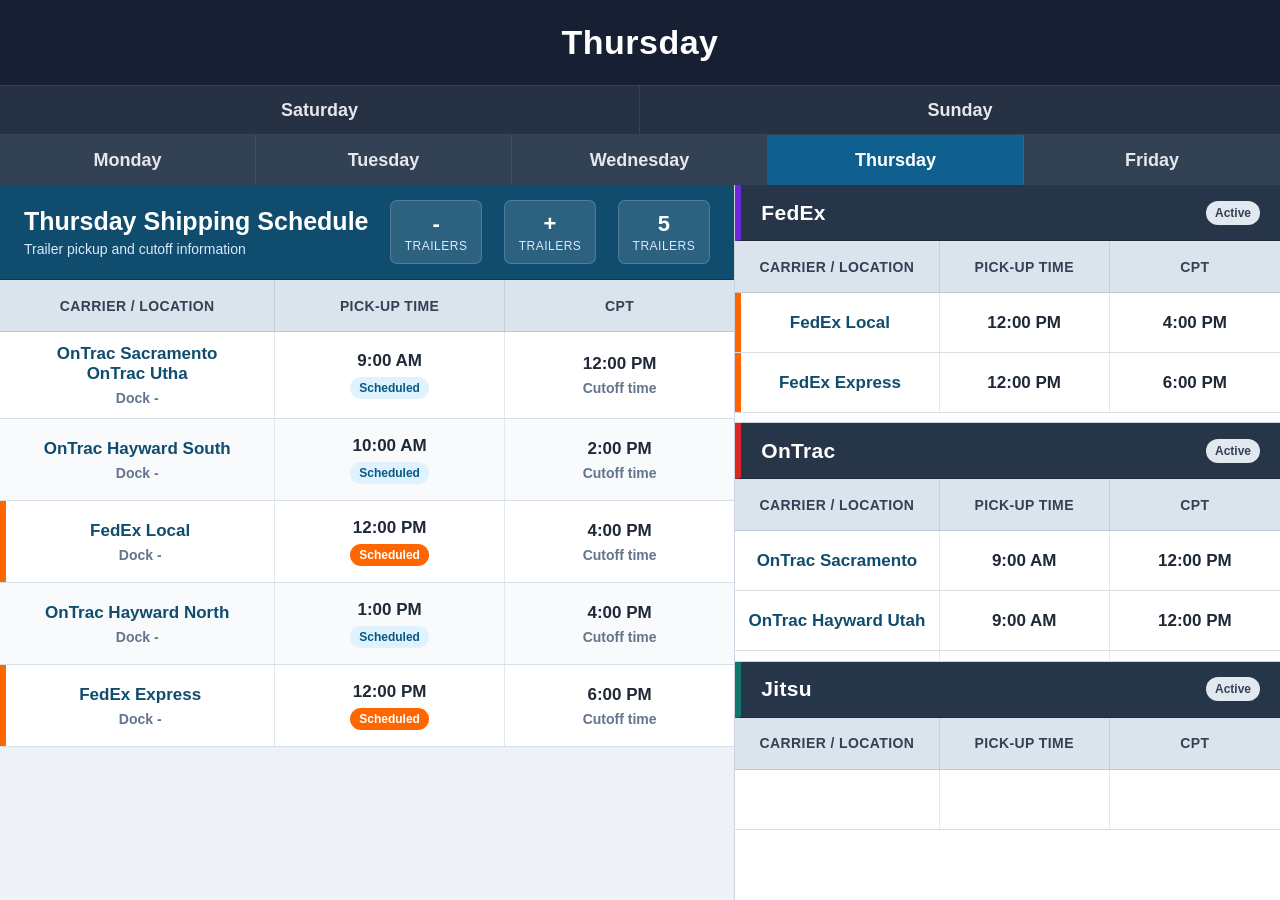
<file: thursday.html>
<!DOCTYPE html>
<html lang="en">
<head>
    <meta charset="UTF-8">

    <meta
        name="viewport"
        content="width=device-width, initial-scale=1.0"
    >

    <title>G-Shipping Schedule</title>

    <style>

    </style>
    <link rel="styleSheet" href="./thursdayStyle.css">
</head>

<body>

    <main id="container">

        <!-- =====================================================
                             FIXED TOP AREA
        ====================================================== -->

        <header id="day-selector">

            <section id="current-day">
                <h1>Thursday</h1>
            </section>

            <nav id="weekend-nav" aria-label="Weekend navigation">

                <a
                    class="day-link"
                    href="./saturday.html"
                >
                    Saturday
                </a>
                <a
                    class="day-link"
                    href="./sunday.html"
                >
                    Sunday
                </a>

            </nav>

            <nav id="weekday-nav" aria-label="Weekday navigation">

                <a
                    class="day-link "
                    href="./index.html"
                >
                    Monday
                </a>

                <a
                    class="day-link "
                    href="./tuesday.html"
                >
                    Tuesday
                </a>

                <a
                    class="day-link"
                    href="./wednesday.html"
                >
                    Wednesday
                </a>

                <a
                    class="day-link active"
                    href="./thursday.html"
                >
                    Thursday
                </a>

                <a
                    class="day-link "
                    href="./friday.html"
                >
                    Friday
                </a>

            </nav>

        </header>

        <!-- =====================================================
                            MAIN DASHBOARD
        ====================================================== -->

        <section id="dashboard">

            <!-- =================================================
                         SHIPPING SCHEDULE PANEL
            ================================================== -->

            <section id="shipping-schedule">

                <header id="schedule-header">

                    <div>
                        <h2 id="schedule-title">
                            Thursday Shipping Schedule
                        </h2>

                        <p id="schedule-subtitle">
                            Trailer pickup and cutoff information
                        </p>
                    </div>
                    <div class="trailer-count">
                        <strong>-</strong>
                        <span>Trailers</span>
                    </div>
                    <div class="trailer-count">
                        <strong>+</strong>
                        <span>Trailers</span>
                    </div>
                    <div class="trailer-count">
                        <strong>5</strong>
                        <span>Trailers</span>
                    </div>


                </header>

                <!-- Only this section scrolls -->

                <div class="schedule-scroll-area">

                    <div class="schedule-column-header">

                        <div class="column-heading">
                            Carrier / Location
                        </div>

                        <div class="column-heading">
                            Pick-up Time
                        </div>

                        <div class="column-heading">
                            CPT
                        </div>

                    </div>

                    <div id="trailer-list">
                        <article class="trailer-log">

                            <p class="schedule-cell">
                                <span class="schedule-label carrier-name">
                                    OnTrac Sacramento <br> OnTrac Utha
                                </span>

                                <span class="schedule-value">
                                    Dock -
                                </span>
                            </p>

                            <p class="schedule-cell">
                                <span class="schedule-label">
                                    9:00 AM
                                </span>

                                <span class="status-badge">
                                    Scheduled
                                </span>
                            </p>

                            <p class="schedule-cell">
                                <span class="schedule-label">
                                    12:00 PM
                                </span>

                                <span class="schedule-value">
                                    Cutoff time
                                </span>
                            </p>

                        </article>
                        <article class="trailer-log">

                            <p class="schedule-cell">
                                <span class="schedule-label carrier-name">
                                    OnTrac Hayward South
                                </span>

                                <span class="schedule-value">
                                    Dock -
                                </span>
                            </p>

                            <p class="schedule-cell">
                                <span class="schedule-label">
                                    10:00 AM
                                </span>

                                <span class="status-badge">
                                    Scheduled
                                </span>
                            </p>

                            <p class="schedule-cell">
                                <span class="schedule-label">
                                    2:00 PM
                                </span>

                                <span class="schedule-value">
                                    Cutoff time
                                </span>
                            </p>

                        </article>
                        <article class="trailer-log">

                            <p class="schedule-cell imporant">
                                <span class="schedule-label carrier-name">
                                    FedEx Local
                                </span>

                                <span class="schedule-value">
                                    Dock -
                                </span>
                            </p>

                            <p class="schedule-cell">
                                <span class="schedule-label">
                                    12:00 PM
                                </span>

                                <span class="status-badge-important">
                                    Scheduled
                                </span>
                            </p>

                            <p class="schedule-cell">
                                <span class="schedule-label">
                                    4:00 PM
                                </span>

                                <span class="schedule-value">
                                    Cutoff time
                                </span>
                            </p>

                        </article>
                        <article class="trailer-log">

                            <p class="schedule-cell">
                                <span class="schedule-label carrier-name">
                                    OnTrac Hayward North
                                </span>

                                <span class="schedule-value">
                                    Dock -
                                </span>
                            </p>

                            <p class="schedule-cell">
                                <span class="schedule-label">
                                    1:00 PM
                                </span>

                                <span class="status-badge">
                                    Scheduled
                                </span>
                            </p>
  
                            <p class="schedule-cell">
                                <span class="schedule-label">
                                    4:00 PM
                                </span>

                                <span class="schedule-value">
                                    Cutoff time
                                </span>
                            </p>

                        </article>
                        <article class="trailer-log">
                            <p class="schedule-cell imporant">
                                <span class="schedule-label carrier-name">
                                    FedEx Express
                                </span>

                                <span class="schedule-value">
                                    Dock -
                                </span>
                            </p>

                            <p class="schedule-cell">
                                <span class="schedule-label">
                                    12:00 PM
                                </span>

                                <span class="status-badge-important">
                                    Scheduled
                                </span>
                            </p>

                            <p class="schedule-cell">
                                <span class="schedule-label">
                                    6:00 PM
                                </span>

                                <span class="schedule-value">
                                    Cutoff time
                                </span>
                            </p>
                        </article>
                    </div>

                </div>

            </section>

            <!-- =================================================
                            FIXED CARRIER PANELS
            ================================================== -->

            <aside id="carrier-panels">

                <section
                    id="fedex-panel"
                    class="carrier-panel"
                >

                    <header class="panel-header">
                        <h2>FedEx</h2>

                        <span class="panel-status">
                            Active
                        </span>
                    </header>

                    <div class="schedule-scroll-area">
                        <div class="schedule-column-header">

                            <div class="column-heading">
                                Carrier / Location
                            </div>

                            <div class="column-heading">
                                Pick-up Time
                            </div>

                            <div class="column-heading">
                                CPT
                            </div>
                        </div> 
                       <article class="side-panels-schedule">

                            <p class="schedule-cell imporant">
                                <span class="schedule-label carrier-name">
                                    FedEx Local
                                </span>
                            </p>

                            <p class="schedule-cell">
                                <span class="schedule-label">
                                    12:00 PM
                                </span>

                            </p>

                            <p class="schedule-cell">
                                <span class="schedule-label">
                                    4:00 PM
                                </span>
                            </p>

                        </article>
                       <article class="side-panels-schedule">
                            <p class="schedule-cell imporant">
                                <span class="schedule-label carrier-name">
                                    FedEx Express
                                </span>
                            </p>

                            <p class="schedule-cell">
                                <span class="schedule-label">
                                    12:00 PM
                                </span>

                            </p>

                            <p class="schedule-cell">
                                <span class="schedule-label">
                                    6:00 PM
                                </span>
                            </p>
                        </article>     
                    </div>

                </section>
            <!-- =================================================
                            FIXED CARRIER PANELS
            ================================================== -->
                <section
                    id="ontrac-panel"
                    class="carrier-panel"
                >

                    <header class="panel-header">
                        <h2>OnTrac</h2>

                        <span class="panel-status">
                            Active
                        </span>
                    </header>
                    <div class="schedule-scroll-area">
                        <div class="schedule-column-header">

                            <div class="column-heading">
                                Carrier / Location
                            </div>

                            <div class="column-heading">
                                Pick-up Time
                            </div>

                            <div class="column-heading">
                                CPT
                            </div>
                        </div>
                       <article class="side-panels-schedule">
                            <p class="schedule-cell ">
                                <span class="schedule-label carrier-name">
                                    OnTrac Sacramento
                                </span>
                            </p>

                            <p class="schedule-cell">
                                <span class="schedule-label">
                                    9:00 AM
                                </span>

                            </p>

                            <p class="schedule-cell">
                                <span class="schedule-label">
                                    12:00 PM
                                </span>
                            </p>
                        </article> 
                       <article class="side-panels-schedule">
                            <p class="schedule-cell ">
                                <span class="schedule-label carrier-name">
                                    OnTrac Hayward Utah
                                </span>
                            </p>

                            <p class="schedule-cell">
                                <span class="schedule-label">
                                    9:00 AM
                                </span>

                            </p>

                            <p class="schedule-cell">
                                <span class="schedule-label">
                                    12:00 PM
                                </span>
                            </p>
                        </article>                         
                       <article class="side-panels-schedule">
                            <p class="schedule-cell ">
                                <span class="schedule-label carrier-name">
                                    OnTrac Hayward South
                                </span>
                            </p>

                            <p class="schedule-cell">
                                <span class="schedule-label">
                                    10:00 AM
                                </span>

                            </p>

                            <p class="schedule-cell">
                                <span class="schedule-label">
                                    2:00 PM
                                </span>
                            </p>
                        </article>
                       <article class="side-panels-schedule">
                            <p class="schedule-cell ">
                                <span class="schedule-label carrier-name">
                                    OnTrac Hayward North
                                </span>
                            </p>

                            <p class="schedule-cell">
                                <span class="schedule-label">
                                    1:00 PM
                                </span>

                            </p>

                            <p class="schedule-cell">
                                <span class="schedule-label">
                                    4:00 PM
                                </span>
                            </p>
                        </article> 
  
                    </div>

                </section>
            <!-- =================================================
                            FIXED CARRIER PANELS
            ================================================== -->
                <section
                    id="jitsu-panel"
                    class="carrier-panel"
                >

                    <header class="panel-header">
                        <h2>Jitsu</h2>

                        <span class="panel-status">
                            Active
                        </span>
                    </header>
                    <div class="schedule-scroll-area">
                        <div class="schedule-column-header">

                            <div class="column-heading">
                                Carrier / Location
                            </div>

                            <div class="column-heading">
                                Pick-up Time
                            </div>

                            <div class="column-heading">
                                CPT
                            </div>
                        </div> 
                       <article class="side-panels-schedule">

                            <p class="schedule-cell ">
                                <span class="schedule-label carrier-name">
                                    
                                </span>
                            </p>

                            <p class="schedule-cell">
                                <span class="schedule-label">
                                    
                                </span>

                            </p>

                            <p class="schedule-cell">
                                <span class="schedule-label">
                                    
                                </span>
                            </p>

                        </article>   
                    </div>

                </section>
                </section>

            </aside>

        </section>

    </main>

</body>
</html>
</file>
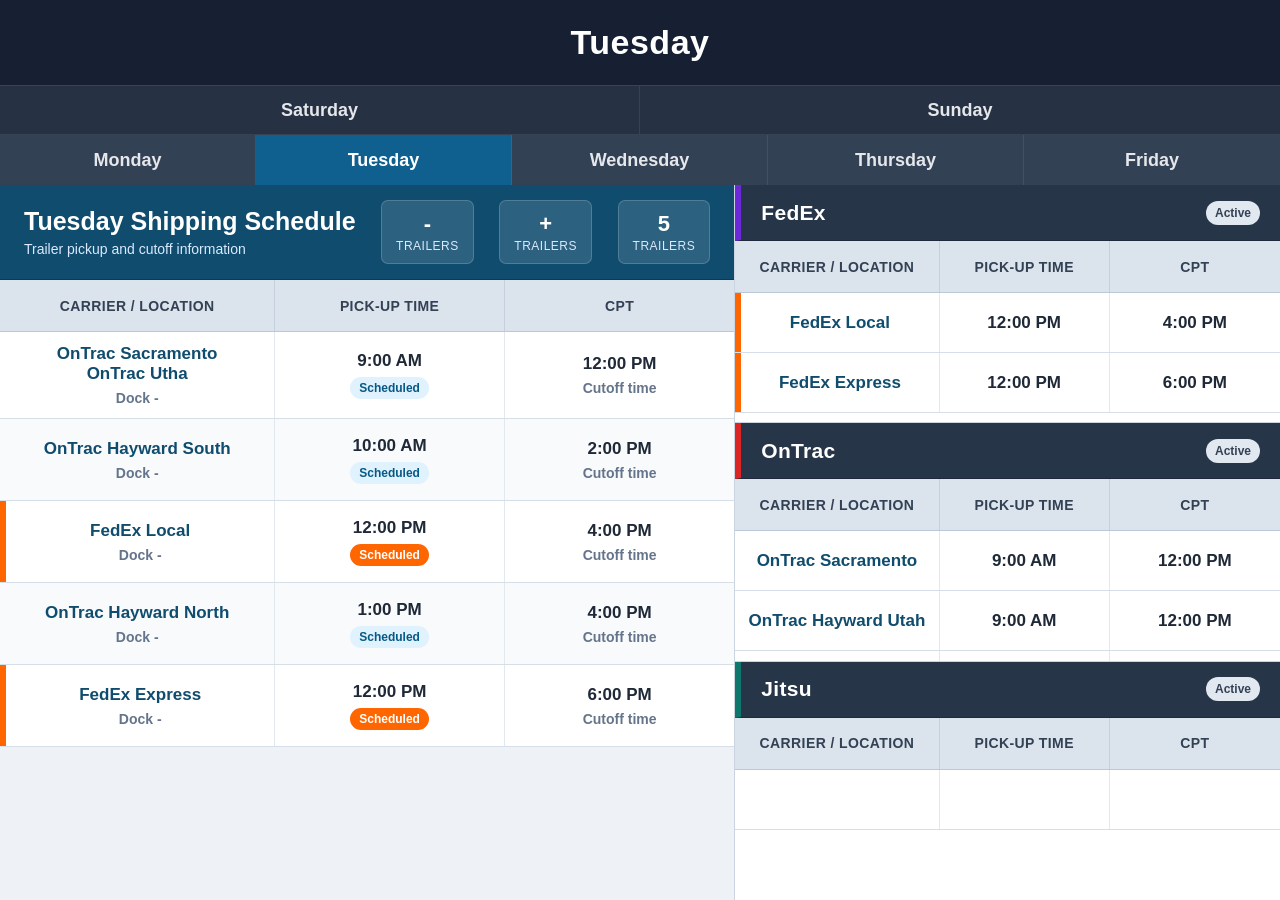
<file: tuesday.html>
<!DOCTYPE html>
<html lang="en">
<head>
    <meta charset="UTF-8">

    <meta
        name="viewport"
        content="width=device-width, initial-scale=1.0"
    >

    <title>G-Shipping Schedule</title>

    <style>

    </style>
    <link rel="styleSheet" href="./tuesdayStyle.css">
</head>

<body>

    <main id="container">

        <!-- =====================================================
                             FIXED TOP AREA
        ====================================================== -->

        <header id="day-selector">

            <section id="current-day">
                <h1>Tuesday</h1>
            </section>

            <nav id="weekend-nav" aria-label="Weekend navigation">

                <a
                    class="day-link"
                    href="./saturday.html"
                >
                    Saturday
                </a>

                <a
                    class="day-link"
                    href="./sunday.html"
                >
                    Sunday
                </a>

            </nav>

            <nav id="weekday-nav" aria-label="Weekday navigation">

                <a
                    class="day-link "
                    href="./index.html"
                >
                    Monday
                </a>

                <a
                    class="day-link active"
                    href="./tuesday.html"
                >
                    Tuesday
                </a>

                <a
                    class="day-link"
                    href="./wednesday.html"
                >
                    Wednesday
                </a>

                <a
                    class="day-link"
                    href="./thursday.html"
                >
                    Thursday
                </a>

                <a
                    class="day-link "
                    href="./friday.html"
                >
                    Friday
                </a>

            </nav>

        </header>

        <!-- =====================================================
                            MAIN DASHBOARD
        ====================================================== -->

        <section id="dashboard">

            <!-- =================================================
                         SHIPPING SCHEDULE PANEL
            ================================================== -->

            <section id="shipping-schedule">

                <header id="schedule-header">

                    <div>
                        <h2 id="schedule-title">
                            Tuesday Shipping Schedule
                        </h2>

                        <p id="schedule-subtitle">
                            Trailer pickup and cutoff information
                        </p>
                    </div>
                    <div class="trailer-count">
                        <strong>-</strong>
                        <span>Trailers</span>
                    </div>
                    <div class="trailer-count">
                        <strong>+</strong>
                        <span>Trailers</span>
                    </div>
                    <div class="trailer-count">
                        <strong>5</strong>
                        <span>Trailers</span>
                    </div>

                </header>

                <!-- Only this section scrolls -->

                <div class="schedule-scroll-area">

                    <div class="schedule-column-header">

                        <div class="column-heading">
                            Carrier / Location
                        </div>

                        <div class="column-heading">
                            Pick-up Time
                        </div>

                        <div class="column-heading">
                            CPT
                        </div>

                    </div>

                    <div id="trailer-list">
                        <article class="trailer-log">

                            <p class="schedule-cell">
                                <span class="schedule-label carrier-name">
                                    OnTrac Sacramento <br> OnTrac Utha
                                </span>

                                <span class="schedule-value">
                                    Dock -
                                </span>
                            </p>

                            <p class="schedule-cell">
                                <span class="schedule-label">
                                    9:00 AM
                                </span>

                                <span class="status-badge">
                                    Scheduled
                                </span>
                            </p>

                            <p class="schedule-cell">
                                <span class="schedule-label">
                                    12:00 PM
                                </span>

                                <span class="schedule-value">
                                    Cutoff time
                                </span>
                            </p>

                        </article>
                        <article class="trailer-log">

                            <p class="schedule-cell">
                                <span class="schedule-label carrier-name">
                                    OnTrac Hayward South
                                </span>

                                <span class="schedule-value">
                                    Dock -
                                </span>
                            </p>

                            <p class="schedule-cell">
                                <span class="schedule-label">
                                    10:00 AM
                                </span>

                                <span class="status-badge">
                                    Scheduled
                                </span>
                            </p>

                            <p class="schedule-cell">
                                <span class="schedule-label">
                                    2:00 PM
                                </span>

                                <span class="schedule-value">
                                    Cutoff time
                                </span>
                            </p>

                        </article>
                        <article class="trailer-log">

                            <p class="schedule-cell imporant">
                                <span class="schedule-label carrier-name">
                                    FedEx Local
                                </span>

                                <span class="schedule-value">
                                    Dock -
                                </span>
                            </p>

                            <p class="schedule-cell">
                                <span class="schedule-label">
                                    12:00 PM
                                </span>

                                <span class="status-badge-important">
                                    Scheduled
                                </span>
                            </p>

                            <p class="schedule-cell">
                                <span class="schedule-label">
                                    4:00 PM
                                </span>

                                <span class="schedule-value">
                                    Cutoff time
                                </span>
                            </p>

                        </article>
                        <article class="trailer-log">

                            <p class="schedule-cell">
                                <span class="schedule-label carrier-name">
                                    OnTrac Hayward North
                                </span>

                                <span class="schedule-value">
                                    Dock -
                                </span>
                            </p>

                            <p class="schedule-cell">
                                <span class="schedule-label">
                                    1:00 PM
                                </span>

                                <span class="status-badge">
                                    Scheduled
                                </span>
                            </p>
  
                            <p class="schedule-cell">
                                <span class="schedule-label">
                                    4:00 PM
                                </span>

                                <span class="schedule-value">
                                    Cutoff time
                                </span>
                            </p>

                        </article>
                        <article class="trailer-log">
                            <p class="schedule-cell imporant">
                                <span class="schedule-label carrier-name">
                                    FedEx Express
                                </span>

                                <span class="schedule-value">
                                    Dock -
                                </span>
                            </p>

                            <p class="schedule-cell">
                                <span class="schedule-label">
                                    12:00 PM
                                </span>

                                <span class="status-badge-important">
                                    Scheduled
                                </span>
                            </p>

                            <p class="schedule-cell">
                                <span class="schedule-label">
                                    6:00 PM
                                </span>

                                <span class="schedule-value">
                                    Cutoff time
                                </span>
                            </p>
                        </article>
                    </div>

                </div>

            </section>

            <!-- =================================================
                            FIXED CARRIER PANELS
            ================================================== -->

            <aside id="carrier-panels">

                <section
                    id="fedex-panel"
                    class="carrier-panel"
                >

                    <header class="panel-header">
                        <h2>FedEx</h2>

                        <span class="panel-status">
                            Active
                        </span>
                    </header>

                    <div class="schedule-scroll-area">
                        <div class="schedule-column-header">

                            <div class="column-heading">
                                Carrier / Location
                            </div>

                            <div class="column-heading">
                                Pick-up Time
                            </div>

                            <div class="column-heading">
                                CPT
                            </div>
                        </div> 
                       <article class="side-panels-schedule">

                            <p class="schedule-cell imporant">
                                <span class="schedule-label carrier-name">
                                    FedEx Local
                                </span>
                            </p>

                            <p class="schedule-cell">
                                <span class="schedule-label">
                                    12:00 PM
                                </span>

                            </p>

                            <p class="schedule-cell">
                                <span class="schedule-label">
                                    4:00 PM
                                </span>
                            </p>

                        </article>
                       <article class="side-panels-schedule">
                            <p class="schedule-cell imporant">
                                <span class="schedule-label carrier-name">
                                    FedEx Express
                                </span>
                            </p>

                            <p class="schedule-cell">
                                <span class="schedule-label">
                                    12:00 PM
                                </span>

                            </p>

                            <p class="schedule-cell">
                                <span class="schedule-label">
                                    6:00 PM
                                </span>
                            </p>
                        </article>     
                    </div>

                </section>
            <!-- =================================================
                            FIXED CARRIER PANELS
            ================================================== -->
                <section
                    id="ontrac-panel"
                    class="carrier-panel"
                >

                    <header class="panel-header">
                        <h2>OnTrac</h2>

                        <span class="panel-status">
                            Active
                        </span>
                    </header>
                    <div class="schedule-scroll-area">
                        <div class="schedule-column-header">

                            <div class="column-heading">
                                Carrier / Location
                            </div>

                            <div class="column-heading">
                                Pick-up Time
                            </div>

                            <div class="column-heading">
                                CPT
                            </div>
                        </div>
                       <article class="side-panels-schedule">
                            <p class="schedule-cell ">
                                <span class="schedule-label carrier-name">
                                    OnTrac Sacramento
                                </span>
                            </p>

                            <p class="schedule-cell">
                                <span class="schedule-label">
                                    9:00 AM
                                </span>

                            </p>

                            <p class="schedule-cell">
                                <span class="schedule-label">
                                    12:00 PM
                                </span>
                            </p>
                        </article> 
                       <article class="side-panels-schedule">
                            <p class="schedule-cell ">
                                <span class="schedule-label carrier-name">
                                    OnTrac Hayward Utah
                                </span>
                            </p>

                            <p class="schedule-cell">
                                <span class="schedule-label">
                                    9:00 AM
                                </span>

                            </p>

                            <p class="schedule-cell">
                                <span class="schedule-label">
                                    12:00 PM
                                </span>
                            </p>
                        </article>                         
                       <article class="side-panels-schedule">
                            <p class="schedule-cell ">
                                <span class="schedule-label carrier-name">
                                    OnTrac Hayward South
                                </span>
                            </p>

                            <p class="schedule-cell">
                                <span class="schedule-label">
                                    10:00 AM
                                </span>

                            </p>

                            <p class="schedule-cell">
                                <span class="schedule-label">
                                    2:00 PM
                                </span>
                            </p>
                        </article>
                       <article class="side-panels-schedule">
                            <p class="schedule-cell ">
                                <span class="schedule-label carrier-name">
                                    OnTrac Hayward North
                                </span>
                            </p>

                            <p class="schedule-cell">
                                <span class="schedule-label">
                                    1:00 PM
                                </span>

                            </p>

                            <p class="schedule-cell">
                                <span class="schedule-label">
                                    4:00 PM
                                </span>
                            </p>
                        </article> 
  
                    </div>

                </section>
            <!-- =================================================
                            FIXED CARRIER PANELS
            ================================================== -->
                <section
                    id="jitsu-panel"
                    class="carrier-panel"
                >

                    <header class="panel-header">
                        <h2>Jitsu</h2>

                        <span class="panel-status">
                            Active
                        </span>
                    </header>
                    <div class="schedule-scroll-area">
                        <div class="schedule-column-header">

                            <div class="column-heading">
                                Carrier / Location
                            </div>

                            <div class="column-heading">
                                Pick-up Time
                            </div>

                            <div class="column-heading">
                                CPT
                            </div>
                        </div> 
                       <article class="side-panels-schedule">

                            <p class="schedule-cell ">
                                <span class="schedule-label carrier-name">
                                    
                                </span>
                            </p>

                            <p class="schedule-cell">
                                <span class="schedule-label">
                                    
                                </span>

                            </p>

                            <p class="schedule-cell">
                                <span class="schedule-label">
                                    
                                </span>
                            </p>

                        </article>   
                    </div>

                </section>
                </section>

            </aside>

        </section>

    </main>

</body>
</html>
</file>
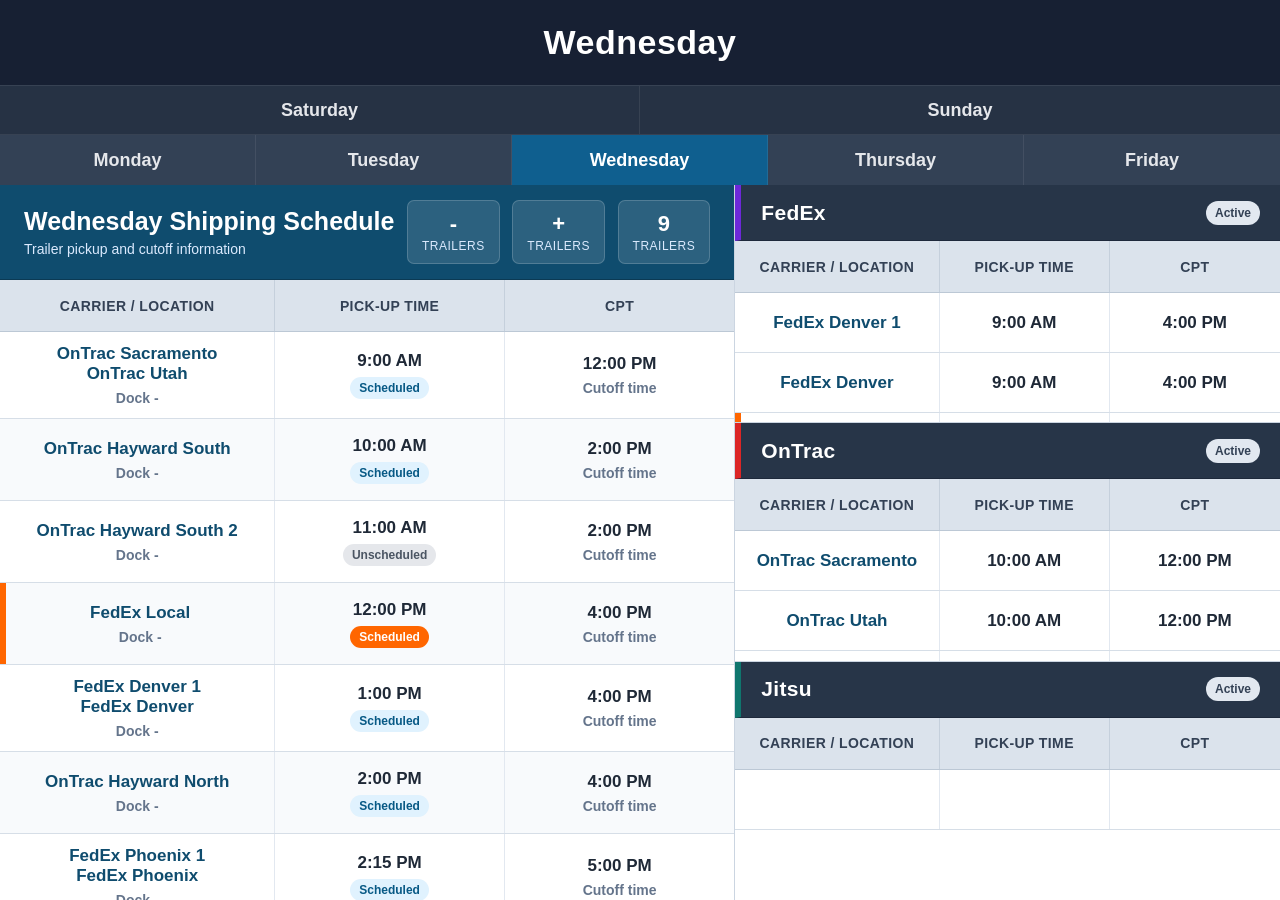
<file: wednesday.html>
<!DOCTYPE html>
<html lang="en">
<head>
    <meta charset="UTF-8">

    <meta
        name="viewport"
        content="width=device-width, initial-scale=1.0"
    >

    <title>G-Shipping Schedule</title>

    <style>

    </style>
    <link rel="styleSheet" href="./wednesdayStyle.css">
</head>

<body>

    <main id="container">

        <!-- =====================================================
                             FIXED TOP AREA
        ====================================================== -->

        <header id="day-selector">

            <section id="current-day">
                <h1>Wednesday</h1>
            </section>

            <nav id="weekend-nav" aria-label="Weekend navigation">

                <a
                    class="day-link"
                    href="./saturday.html"
                >
                    Saturday
                </a>
                <a
                    class="day-link"
                    href="./sunday.html"
                >
                    Sunday
                </a>

            </nav>

            <nav id="weekday-nav" aria-label="Weekday navigation">

                <a
                    class="day-link "
                    href="./index.html"
                >
                    Monday
                </a>

                <a
                    class="day-link "
                    href="./tuesday.html"
                >
                    Tuesday
                </a>

                <a
                    class="day-link active"
                    href="./wednesday.html"
                >
                    Wednesday
                </a>

                <a
                    class="day-link"
                    href="./thursday.html"
                >
                    Thursday
                </a>

                <a
                    class="day-link "
                    href="./friday.html"
                >
                    Friday
                </a>

            </nav>

        </header>

        <!-- =====================================================
                            MAIN DASHBOARD
        ====================================================== -->

        <section id="dashboard">

            <!-- =================================================
                         SHIPPING SCHEDULE PANEL
            ================================================== -->

            <section id="shipping-schedule">

                <header id="schedule-header">

                    <div>
                        <h2 id="schedule-title">
                            Wednesday Shipping Schedule
                        </h2>

                        <p id="schedule-subtitle">
                            Trailer pickup and cutoff information
                        </p>
                    </div>

                    <div class="trailer-count">
                        <strong>-</strong>
                        <span>Trailers</span>
                    </div>
                    <div class="trailer-count">
                        <strong>+</strong>
                        <span>Trailers</span>
                    </div>
                    <div class="trailer-count">
                        <strong>9</strong>
                        <span>Trailers</span>
                    </div>


                </header>

                <!-- Only this section scrolls -->

                 <div class="schedule-scroll-area">

                    <div class="schedule-column-header">

                        <div class="column-heading">
                            Carrier / Location
                        </div>

                        <div class="column-heading">
                            Pick-up Time
                        </div>

                        <div class="column-heading">
                            CPT
                        </div>

                    </div>

                    <div id="trailer-list">
            <!-- =================================================
                           TRAILERS
            ================================================== -->
                        <article class="trailer-log">
                            <p class="schedule-cell">
                                <span class="schedule-label carrier-name">
                                    OnTrac Sacramento <br> OnTrac Utah
                                </span>

                                <span class="schedule-value">
                                    Dock -
                                </span>
                            </p>

                            <p class="schedule-cell">
                                <span class="schedule-label">
                                    9:00 AM
                                </span>

                                <span class="status-badge">
                                    Scheduled
                                </span>
                            </p>
  
                            <p class="schedule-cell">
                                <span class="schedule-label">
                                    12:00 PM
                                </span>

                                <span class="schedule-value">
                                    Cutoff time
                                </span>
                            </p>
                        </article>

                        <article class="trailer-log">
                            <p class="schedule-cell">
                                <span class="schedule-label carrier-name">
                                    OnTrac Hayward South 
                                </span>

                                <span class="schedule-value">
                                    Dock -
                                </span>
                            </p>

                            <p class="schedule-cell">
                                <span class="schedule-label">
                                    10:00 AM
                                </span>

                                <span class="status-badge">
                                    Scheduled
                                </span>
                            </p>
  
                            <p class="schedule-cell">
                                <span class="schedule-label">
                                    2:00 PM
                                </span>

                                <span class="schedule-value">
                                    Cutoff time
                                </span>
                            </p>
                        </article>
                        <article class="trailer-log">
                            <p class="schedule-cell">
                                <span class="schedule-label carrier-name">
                                    OnTrac Hayward South 2
                                </span>

                                <span class="schedule-value">
                                    Dock -
                                </span>
                            </p>

                            <p class="schedule-cell">
                                <span class="schedule-label">
                                    11:00 AM
                                </span>

                                <span class="status-badge-negative">
                                    Unscheduled
                                </span>
                            </p>
  
                            <p class="schedule-cell">
                                <span class="schedule-label">
                                    2:00 PM
                                </span>

                                <span class="schedule-value">
                                    Cutoff time
                                </span>
                            </p>
                        </article>
                        <article class="trailer-log">
                            <p class="schedule-cell imporant">
                                <span class="schedule-label carrier-name">
                                    FedEx Local
                                </span>

                                <span class="schedule-value">
                                    Dock -
                                </span>
                            </p>

                            <p class="schedule-cell">
                                <span class="schedule-label">
                                    12:00 PM
                                </span>

                                <span class="status-badge-important">
                                    Scheduled
                                </span>
                            </p>

                            <p class="schedule-cell">
                                <span class="schedule-label">
                                    4:00 PM
                                </span>

                                <span class="schedule-value">
                                    Cutoff time
                                </span>
                            </p>
                        </article>
                        <article class="trailer-log">
                            <p class="schedule-cell ">
                                <span class="schedule-label carrier-name">
                                    FedEx Denver 1 <br> FedEx Denver
                                </span>

                                <span class="schedule-value">
                                    Dock -
                                </span>
                            </p>
                            <p class="schedule-cell">
                                <span class="schedule-label">
                                    1:00 PM
                                </span>

                                <span class="status-badge">
                                    Scheduled
                                </span>
                            </p>

                            <p class="schedule-cell">
                                <span class="schedule-label">
                                    4:00 PM
                                </span>

                                <span class="schedule-value">
                                    Cutoff time
                                </span>
                            </p>
                        </article>
                        <article class="trailer-log">
                            <p class="schedule-cell">
                                <span class="schedule-label carrier-name">
                                    OnTrac Hayward North
                                </span>

                                <span class="schedule-value">
                                    Dock -
                                </span>
                            </p>

                            <p class="schedule-cell">
                                <span class="schedule-label">
                                    2:00 PM
                                </span>

                                <span class="status-badge">
                                    Scheduled
                                </span>
                            </p>
  
                            <p class="schedule-cell">
                                <span class="schedule-label">
                                    4:00 PM
                                </span>

                                <span class="schedule-value">
                                    Cutoff time
                                </span>
                            </p>
                        </article>
                        <article class="trailer-log">
                            <p class="schedule-cell ">
                                <span class="schedule-label carrier-name">
                                    FedEx Phoenix 1 <br> FedEx Phoenix
                                </span>

                                <span class="schedule-value">
                                    Dock -
                                </span>
                            </p>

                            <p class="schedule-cell">
                                <span class="schedule-label">
                                    2:15 PM
                                </span>

                                <span class="status-badge">
                                    Scheduled
                                </span>
                            </p>

                            <p class="schedule-cell">
                                <span class="schedule-label">
                                    5:00 PM
                                </span>

                                <span class="schedule-value">
                                    Cutoff time
                                </span>
                            </p>
                        </article>
                        <article class="trailer-log">
                            <p class="schedule-cell ">
                                <span class="schedule-label carrier-name">
                                    FedEx Portland 1 <br> Fedex Portland
                                </span>

                                <span class="schedule-value">
                                    Dock -
                                </span>
                            </p>

                            <p class="schedule-cell">
                                <span class="schedule-label">
                                    3:00 PM
                                </span>

                                <span class="status-badge">
                                    Scheduled
                                </span>
                            </p>

                            <p class="schedule-cell">
                                <span class="schedule-label">
                                    6:00 PM
                                </span>

                                <span class="schedule-value">
                                    Cutoff time
                                </span>
                            </p>
                        </article>
                        <article class="trailer-log">
                            <p class="schedule-cell imporant">
                                <span class="schedule-label carrier-name">
                                    FedEx Express
                                </span>

                                <span class="schedule-value">
                                    Dock -
                                </span>
                            </p>

                            <p class="schedule-cell">
                                <span class="schedule-label">
                                    12:00 PM
                                </span>

                                <span class="status-badge-important">
                                    Scheduled
                                </span>
                            </p>

                            <p class="schedule-cell">
                                <span class="schedule-label">
                                    6:00 PM
                                </span>

                                <span class="schedule-value">
                                    Cutoff time
                                </span>
                            </p>
                        </article>
                </div>

            </section>

            <!-- =================================================
                            FIXED CARRIER PANELS FEDEX
            ================================================== -->

            <aside id="carrier-panels">

                <section
                    id="fedex-panel"
                    class="carrier-panel"
                >

                    <header class="panel-header">
                        <h2>FedEx</h2>

                        <span class="panel-status">
                            Active
                        </span>
                    </header>

                    <div class="schedule-scroll-area">
                        <div class="schedule-column-header">

                            <div class="column-heading">
                                Carrier / Location
                            </div>

                            <div class="column-heading">
                                Pick-up Time
                            </div>

                            <div class="column-heading">
                                CPT
                            </div>
                        </div> 
                       <article class="side-panels-schedule">
                            <p class="schedule-cell ">
                                <span class="schedule-label carrier-name">
                                    FedEx Denver 1
                                </span>
                            </p>

                            <p class="schedule-cell">
                                <span class="schedule-label">
                                    9:00 AM
                                </span>

                            </p>

                            <p class="schedule-cell">
                                <span class="schedule-label">
                                    4:00 PM
                                </span>
                            </p>
                        </article>
                       <article class="side-panels-schedule">
                            <p class="schedule-cell ">
                                <span class="schedule-label carrier-name">
                                    FedEx Denver
                                </span>
                            </p>

                            <p class="schedule-cell">
                                <span class="schedule-label">
                                    9:00 AM
                                </span>

                            </p>

                            <p class="schedule-cell">
                                <span class="schedule-label">
                                    4:00 PM
                                </span>
                            </p>
                        </article>
                       <article class="side-panels-schedule">
                            <p class="schedule-cell imporant">
                                <span class="schedule-label carrier-name">
                                    FedEx Ground
                                </span>
                            </p>

                            <p class="schedule-cell">
                                <span class="schedule-label">
                                    12:00 PM
                                </span>

                            </p>

                            <p class="schedule-cell">
                                <span class="schedule-label">
                                    4:00 PM
                                </span>
                            </p>
                        </article>
                       <article class="side-panels-schedule">
                            <p class="schedule-cell ">
                                <span class="schedule-label carrier-name">
                                    FedEx Phoenix 1
                                </span>
                            </p>

                            <p class="schedule-cell">
                                <span class="schedule-label">
                                    2:15 PM
                                </span>

                            </p>

                            <p class="schedule-cell">
                                <span class="schedule-label">
                                    6:00 PM
                                </span>
                            </p>
                        </article>
                       <article class="side-panels-schedule">
                            <p class="schedule-cell ">
                                <span class="schedule-label carrier-name">
                                    FedEx Phoenix
                                </span>
                            </p>

                            <p class="schedule-cell">
                                <span class="schedule-label">
                                    2:15 PM
                                </span>

                            </p>

                            <p class="schedule-cell">
                                <span class="schedule-label">
                                    6:00 PM
                                </span>
                            </p>
                        </article>
                       <article class="side-panels-schedule">
                            <p class="schedule-cell ">
                                <span class="schedule-label carrier-name">
                                    FedEx Portland 1
                                </span>
                            </p>

                            <p class="schedule-cell">
                                <span class="schedule-label">
                                    2:30 PM
                                </span>

                            </p>

                            <p class="schedule-cell">
                                <span class="schedule-label">
                                    6:00 PM
                                </span>
                            </p>
                        </article>
                       <article class="side-panels-schedule">
                            <p class="schedule-cell ">
                                <span class="schedule-label carrier-name">
                                    FedEx Portland 
                                </span>
                            </p>

                            <p class="schedule-cell">
                                <span class="schedule-label">
                                    3:00 PM
                                </span>

                            </p>

                            <p class="schedule-cell">
                                <span class="schedule-label">
                                    6:00 PM
                                </span>
                            </p>
                        </article>
                       <article class="side-panels-schedule">
                            <p class="schedule-cell imporant">
                                <span class="schedule-label carrier-name">
                                    FedEx Express
                                </span>
                            </p>

                            <p class="schedule-cell">
                                <span class="schedule-label">
                                    12:00 PM
                                </span>

                            </p>

                            <p class="schedule-cell">
                                <span class="schedule-label">
                                    6:00 PM
                                </span>
                            </p>
                        </article>         
                    </div>

                </section>
            <!-- =================================================
                            FIXED CARRIER PANELS ONTRAC
            ================================================== -->
                <section
                    id="ontrac-panel"
                    class="carrier-panel"
                >

                    <header class="panel-header">
                        <h2>OnTrac</h2>

                        <span class="panel-status">
                            Active
                        </span>
                    </header>
                    <div class="schedule-scroll-area">
                        <div class="schedule-column-header">

                            <div class="column-heading">
                                Carrier / Location
                            </div>

                            <div class="column-heading">
                                Pick-up Time
                            </div>

                            <div class="column-heading">
                                CPT
                            </div>
                        </div> 
                       <article class="side-panels-schedule">
                            <p class="schedule-cell ">
                                <span class="schedule-label carrier-name">
                                    OnTrac Sacramento
                                </span>
                            </p>

                            <p class="schedule-cell">
                                <span class="schedule-label">
                                    10:00 AM
                                </span>

                            </p>

                            <p class="schedule-cell">
                                <span class="schedule-label">
                                    12:00 PM
                                </span>
                            </p>
                        </article>
                       <article class="side-panels-schedule">
                            <p class="schedule-cell ">
                                <span class="schedule-label carrier-name">
                                    OnTrac Utah
                                </span>
                            </p>

                            <p class="schedule-cell">
                                <span class="schedule-label">
                                    10:00 AM
                                </span>

                            </p>

                            <p class="schedule-cell">
                                <span class="schedule-label">
                                    12:00 PM
                                </span>
                            </p>
                        </article>   
                       <article class="side-panels-schedule">
                            <p class="schedule-cell ">
                                <span class="schedule-label carrier-name">
                                    OnTrac Hayward South
                                </span>
                            </p>

                            <p class="schedule-cell">
                                <span class="schedule-label">
                                    11:00 AM
                                </span>

                            </p>

                            <p class="schedule-cell">
                                <span class="schedule-label">
                                    2:00 PM
                                </span>
                            </p>
                        </article>
                       <article class="side-panels-schedule">
                            <p class="schedule-cell ">
                                <span class="schedule-label carrier-name">
                                    OnTrac Hayward South 2
                                </span>
                            </p>

                            <p class="schedule-cell">
                                <span class="schedule-label">
                                    11:00 AM
                                </span>

                            </p>

                            <p class="schedule-cell">
                                <span class="schedule-label">
                                    2:00 PM
                                </span>
                            </p>
                        </article>
                       <article class="side-panels-schedule">
                            <p class="schedule-cell ">
                                <span class="schedule-label carrier-name">
                                    OnTrac Hayward North
                                </span>
                            </p>

                            <p class="schedule-cell">
                                <span class="schedule-label">
                                    2:00 PM
                                </span>

                            </p>

                            <p class="schedule-cell">
                                <span class="schedule-label">
                                    4:00 PM
                                </span>
                            </p>
                        </article>    
                    </div>

                </section>
            <!-- =================================================
                            FIXED CARRIER PANELS JITSU
            ================================================== -->
                <section
                    id="jitsu-panel"
                    class="carrier-panel"
                >

                    <header class="panel-header">
                        <h2>Jitsu</h2>

                        <span class="panel-status">
                            Active
                        </span>
                    </header>

                    <div class="schedule-scroll-area">
                        <div class="schedule-column-header">

                            <div class="column-heading">
                                Carrier / Location
                            </div>

                            <div class="column-heading">
                                Pick-up Time
                            </div>

                            <div class="column-heading">
                                CPT
                            </div>
                        </div> 

            <!-- =================================================
                           TRAILERS
            ================================================== -->
                       <article class="side-panels-schedule">
                            <p class="schedule-cell ">
                                <span class="schedule-label carrier-name">
                                    
                                </span>
                            </p>

                            <p class="schedule-cell">
                                <span class="schedule-label">
                                    
                                </span>

                            </p>

                            <p class="schedule-cell">
                                <span class="schedule-label">
                                    
                                </span>
                            </p>
                        </article>    
                    </div>

                </section>
                </section>

            </aside>

        </section>

    </main>
</body>
</html>
</file>
<file: mondayStyle.css>
/* =========================================================
                           GLOBAL SETTINGS
        ========================================================= */
        :root {
            --background: #ff6600;
            --line: #D6DCE3;
            --white: #FFFFFF;

        }
        * {
            box-sizing: border-box;
        }

        html,
        body {
            width: 100%;
            height: 100%;
            margin: 0;
        }

        body {
            overflow: hidden;

            background-color: #e9edf2;
            color: #1f2937;

            font-family:
                Arial,
                Helvetica,
                sans-serif;
        }

        a {
            color: inherit;
            text-decoration: none;
        }

        button,
        a {
            font: inherit;
        }

        /* =========================================================
                           MAIN PAGE LAYOUT
        ========================================================= */

        #container {
            display: grid;

            width: 100%;
            height: 100vh;

            grid-template-rows: 185px minmax(0, 1fr);

            overflow: hidden;
        }

        /* =========================================================
                           DAY SELECTOR
        ========================================================= */

        #day-selector {
            display: grid;

            grid-template-rows:
                85px
                50px
                50px;

            background-color: #1f2937;
            color: #ffffff;

            border-bottom: 1px solid #111827;
        }

        #current-day {
            display: flex;
            align-items: center;
            justify-content: center;

            background-color: #172033;
        }

        #current-day h1 {
            margin: 0;

            font-size: 34px;
            letter-spacing: 0.5px;
        }

        #weekend-nav {
            display: grid;
            grid-template-columns: 1fr 1fr;
            align-items: center;

            background-color: #263244;

            border-top: 1px solid rgba(255, 255, 255, 0.08);
            border-bottom: 1px solid rgba(255, 255, 255, 0.08);
        }

        #weekday-nav {
            display: grid;
            grid-template-columns: repeat(5, 1fr);

            background-color: #334155;
        }

        .day-link {
            display: flex;
            align-items: center;
            justify-content: center;

            min-width: 0;
            height: 100%;

            padding: 8px 12px;

            color: #e5e7eb;

            font-size: 18px;
            font-weight: 700;
            text-align: center;

            border-right: 1px solid rgba(255, 255, 255, 0.08);

            transition:
                background-color 0.2s ease,
                color 0.2s ease;
        }

        .day-link:last-child {
            border-right: none;
        }

        .day-link:hover {
            background-color: #475569;
            color: #ffffff;
        }

        .day-link.active {
            background-color: #0f5f8f;
            color: #ffffff;
        }


        /* =========================================================
                           DASHBOARD CONTENT
        ========================================================= */

        #dashboard {
            display: grid;

            min-height: 0;

            grid-template-columns:
                minmax(500px, 1.35fr)
                minmax(360px, 1fr);

            overflow: hidden;
        }

        /* =========================================================
                           SHIPPING SCHEDULE
        ========================================================= */

        #shipping-schedule {
            display: grid;

            min-width: 0;
            min-height: 0;

            grid-template-rows:
                95px
                minmax(0, 1fr);

            background-color: #f8fafc;

            border-right: 1px solid #cbd5e1;
        }

        #schedule-header {
            display: flex;
            align-items: center;
            justify-content: space-between;

            padding: 18px 24px;

            background-color: #0f4c6e;
            color: #ffffff;

            border-bottom: 1px solid #0b3a54;
        }

        #schedule-title {
            margin: 0;

            font-size: 25px;
            font-weight: 800;
            line-height: 1.15;
        }

        #schedule-subtitle {
            margin: 6px 0 0;

            color: #dbeafe;

            font-size: 14px;
        }

        .trailer-count {
            display: flex;
            flex-direction: column;
            align-items: center;
            justify-content: center;

            min-width: 82px;

            padding: 10px 14px;

            background-color: rgba(255, 255, 255, 0.12);

            border: 1px solid rgba(255, 255, 255, 0.18);
            border-radius: 7px;
        }

        .trailer-count strong {
            font-size: 22px;
        }

        .trailer-count span {
            margin-top: 2px;

            color: #dbeafe;

            font-size: 12px;
            text-transform: uppercase;
            letter-spacing: 0.5px;
        }

        /* This is the only area that scrolls */

        .schedule-scroll-area {
            min-height: 0;

            overflow-y: auto;
            overflow-x: hidden;

            background-color: #eef2f6;

            scrollbar-width: thin;
            scrollbar-color: #94a3b8 #e2e8f0;
        }

        .schedule-scroll-area::-webkit-scrollbar {
            width: 11px;
        }

        .schedule-scroll-area::-webkit-scrollbar-track {
            background-color: #e2e8f0;
        }

        .schedule-scroll-area::-webkit-scrollbar-thumb {
            background-color: #94a3b8;

            border: 3px solid #e2e8f0;
            border-radius: 10px;
        }

        .schedule-scroll-area::-webkit-scrollbar-thumb:hover {
            background-color: #64748b;
        }

        /* Column headings remain visible while rows scroll */

        .schedule-column-header {
            position: sticky;
            top: 0;
            z-index: 5;

            display: grid;
            grid-template-columns:
                1.2fr
                1fr
                1fr;

            min-height: 52px;

            background-color: #dbe3ec;
            color: #334155;

            border-bottom: 1px solid #bcc8d5;
        }

        .column-heading {
            display: flex;
            align-items: center;
            justify-content: center;

            padding: 10px;

            font-size: 14px;
            font-weight: 800;
            text-align: center;
            text-transform: uppercase;
            letter-spacing: 0.4px;

            border-right: 1px solid #c5d0dc;
        }

        .column-heading:last-child {
            border-right: none;
        }

        #trailer-list {
            display: block;
        }

        .trailer-log {
            display: grid;
            grid-template-columns:
                1.2fr
                1fr
                1fr;

            min-height: 82px;

            background-color: #ffffff;

            border-bottom: 1px solid #d6dee7;
        }

        .trailer-log:nth-child(even) {
            background-color: #f8fafc;
        }

        .trailer-log:hover {
            background-color: #edf6fc;
        }

        .schedule-cell {
            display: flex;
            flex-direction: column;
            align-items: center;
            justify-content: center;

            min-width: 0;

            margin: 0;
            padding: 12px 10px;

            text-align: center;

            border-right: 1px solid #e2e8f0;
        }

        .schedule-cell:last-child {
            border-right: none;
        }

        .schedule-label {
            color: #1f2937;

            font-size: 17px;
            font-weight: 800;
        }

        .schedule-value {
            margin-top: 6px;

            color: #64748b;

            font-size: 14px;
            font-weight: 600;
        }

        .carrier-name {
            color: #0f4c6e;
        }

        .status-badge {
            display: inline-flex;
            align-items: center;
            justify-content: center;

            margin-top: 6px;
            padding: 4px 9px;

            background-color: #e0f2fe;
            color: #075985;

            border-radius: 999px;

            font-size: 12px;
            font-weight: 800;
        }
        .status-badge-negative {
            display: inline-flex;
            align-items: center;
            justify-content: center;

            margin-top: 6px;
            padding: 4px 9px;

            background-color: #E5E7EB;
            color: #4B5563;

            border-radius: 999px;

            font-size: 12px;
            font-weight: 800;
        }
        .status-badge-important {
            display: inline-flex;
            align-items: center;
            justify-content: center;

            margin-top: 6px;
            padding: 4px 9px;

            background-color: var(--background);
            color: var(--white);

            border-radius: 999px;

            font-size: 12px;
            font-weight: 800;
        }

        /* =========================================================
                           RIGHT-SIDE PANELS
        ========================================================= */

        #carrier-panels {
            display: grid;

            min-width: 0;
            min-height: 0;

            grid-template-rows:
                1fr
                1fr
                1fr;

            overflow: hidden;

            background-color: #dbe1e8;
        }

        .carrier-panel {
            display: flex;
            flex-direction: column;

            min-height: 0;

            background-color: #ffffff;

            border-bottom: 1px solid #cbd5e1;
        }

        .carrier-panel:last-child {
            border-bottom: none;
        }

        .panel-header {
            display: flex;
            align-items: center;
            justify-content: space-between;

            min-height: 56px;

            padding: 14px 20px;

            background-color: #273548;
            color: #ffffff;

            border-bottom: 1px solid #1e293b;
        }

        .panel-header h2 {
            margin: 0;

            font-size: 21px;
            letter-spacing: 0.3px;
        }

        .panel-status {
            padding: 5px 9px;

            background-color: #e2e8f0;
            color: #334155;

            border-radius: 999px;

            font-size: 12px;
            font-weight: 800;
        }

        .information-card {
            display: flex;
            flex-direction: column;
            justify-content: center;

            min-width: 0;

            padding: 14px;

            background-color: #ffffff;

            border: 1px solid #d8e0e8;
            border-radius: 7px;

            box-shadow: 0 1px 2px rgba(15, 23, 42, 0.06);
        }
        .side-panels-schedule {
            display: grid;
            grid-template-columns: 1.2fr 1fr 1fr;
            min-height: 60px;   /* was: max-height: 60px */
            background-color: #ffffff;
            border-bottom: 1px solid #d6dee7;
        }

        /* Professional carrier accents */
        .imporant {
            border-left: 6px solid var(--background);
        }
        #fedex-panel .panel-header {
            border-left: 6px solid #6d28d9;
        }

        #ontrac-panel .panel-header {
            border-left: 6px solid #dc2626;
        }

        #jitsu-panel .panel-header {
            border-left: 6px solid #0f766e;
        }

        /* =========================================================
                           RESPONSIVE DESIGN
        ========================================================= */

        @media (max-width: 900px) {
            body {
                overflow: auto;
            }

            #container {
                height: auto;
                min-height: 100vh;

                grid-template-rows: auto auto;

                overflow: visible;
            }

            #dashboard {
                grid-template-columns: 1fr;

                overflow: visible;
            }

            #shipping-schedule {
                height: 650px;

                border-right: none;
                border-bottom: 1px solid #cbd5e1;
            }

            #carrier-panels {
                grid-template-rows: repeat(3, minmax(230px, 320px));
                overflow: visible;
            }
        }
/* ============================
   Mobile (iPhone / Android)
============================ */
@media (max-width: 650px) {

    #day-selector {
        grid-template-rows: auto auto auto;
    }

    #current-day {
        min-height: 75px;
    }

    #weekend-nav {
        grid-template-columns: 1fr 1fr;
    }

    #weekday-nav {
        grid-template-columns: repeat(2, 1fr);
    }

    #weekday-nav .day-link:last-child {
        grid-column: 1 / -1;
    }

    .day-link {
        min-height: 48px;
        font-size: 15px;
    }

    /* NEW: let header row grow to fit the wrapped content
       instead of clipping/hiding it at the old fixed 95px */
    #shipping-schedule {
        grid-template-rows: auto minmax(0, 1fr);
    }

    /* NEW: wrap trailer counts instead of forcing horizontal overflow */
    #schedule-header {
        flex-wrap: wrap;
        row-gap: 10px;
    }

    .trailer-count {
        min-width: 70px;
        flex: 1 1 0;
    }
}
</file>
<file: fridayStyle.css>
/* =========================================================
                           GLOBAL SETTINGS
        ========================================================= */

        * {
            box-sizing: border-box;
        }

        html,
        body {
            width: 100%;
            height: 100%;
            margin: 0;
        }

        body {
            overflow: hidden;

            background-color: #e9edf2;
            color: #1f2937;

            font-family:
                Arial,
                Helvetica,
                sans-serif;
        }

        a {
            color: inherit;
            text-decoration: none;
        }

        button,
        a {
            font: inherit;
        }

        /* =========================================================
                           MAIN PAGE LAYOUT
        ========================================================= */

        #container {
            display: grid;

            width: 100%;
            height: 100vh;

            grid-template-rows: 185px minmax(0, 1fr);

            overflow: hidden;
        }

        /* =========================================================
                           DAY SELECTOR
        ========================================================= */

        #day-selector {
            display: grid;

            grid-template-rows:
                85px
                50px
                50px;

            background-color: #1f2937;
            color: #ffffff;

            border-bottom: 1px solid #111827;
        }

        #current-day {
            display: flex;
            align-items: center;
            justify-content: center;

            background-color: #172033;
        }

        #current-day h1 {
            margin: 0;

            font-size: 34px;
            letter-spacing: 0.5px;
        }

        #weekend-nav {
            display: grid;
            grid-template-columns: 1fr 80px 1fr;
            align-items: center;

            background-color: #263244;

            border-top: 1px solid rgba(255, 255, 255, 0.08);
            border-bottom: 1px solid rgba(255, 255, 255, 0.08);
        }

        #weekday-nav {
            display: grid;
            grid-template-columns: repeat(5, 1fr);

            background-color: #334155;
        }

        .day-link {
            display: flex;
            align-items: center;
            justify-content: center;

            min-width: 0;
            height: 100%;

            padding: 8px 12px;

            color: #e5e7eb;

            font-size: 18px;
            font-weight: 700;
            text-align: center;

            border-right: 1px solid rgba(255, 255, 255, 0.08);

            transition:
                background-color 0.2s ease,
                color 0.2s ease;
        }

        .day-link:last-child {
            border-right: none;
        }

        .day-link:hover {
            background-color: #475569;
            color: #ffffff;
        }

        .day-link.active {
            background-color: #0f5f8f;
            color: #ffffff;
        }

        #home-page {
            display: flex;
            align-items: center;
            justify-content: center;

            width: 38px;
            height: 38px;

            margin: auto;

            background-color: #ffffff;
            color: #1f2937;

            border-radius: 6px;

            font-size: 21px;
            font-weight: 800;

            transition:
                background-color 0.2s ease,
                transform 0.2s ease;
        }

        #home-page:hover {
            background-color: #dbeafe;
            transform: translateY(-1px);
        }

        /* =========================================================
                           DASHBOARD CONTENT
        ========================================================= */

        #dashboard {
            display: grid;

            min-height: 0;

            grid-template-columns:
                minmax(500px, 1.35fr)
                minmax(360px, 1fr);

            overflow: hidden;
        }

        /* =========================================================
                           SHIPPING SCHEDULE
        ========================================================= */

        #shipping-schedule {
            display: grid;

            min-width: 0;
            min-height: 0;

            grid-template-rows:
                95px
                minmax(0, 1fr);

            background-color: #f8fafc;

            border-right: 1px solid #cbd5e1;
        }

        #schedule-header {
            display: flex;
            align-items: center;
            justify-content: space-between;

            padding: 18px 24px;

            background-color: #0f4c6e;
            color: #ffffff;

            border-bottom: 1px solid #0b3a54;
        }

        #schedule-title {
            margin: 0;

            font-size: 25px;
            font-weight: 800;
            line-height: 1.15;
        }

        #schedule-subtitle {
            margin: 6px 0 0;

            color: #dbeafe;

            font-size: 14px;
        }

        #trailer-count {
            display: flex;
            flex-direction: column;
            align-items: center;
            justify-content: center;

            min-width: 82px;

            padding: 10px 14px;

            background-color: rgba(255, 255, 255, 0.12);

            border: 1px solid rgba(255, 255, 255, 0.18);
            border-radius: 7px;
        }

        #trailer-count strong {
            font-size: 22px;
        }

        #trailer-count span {
            margin-top: 2px;

            color: #dbeafe;

            font-size: 12px;
            text-transform: uppercase;
            letter-spacing: 0.5px;
        }

        /* This is the only area that scrolls */

        #schedule-scroll-area {
            min-height: 0;

            overflow-y: auto;
            overflow-x: hidden;

            background-color: #eef2f6;

            scrollbar-width: thin;
            scrollbar-color: #94a3b8 #e2e8f0;
        }

        #schedule-scroll-area::-webkit-scrollbar {
            width: 11px;
        }

        #schedule-scroll-area::-webkit-scrollbar-track {
            background-color: #e2e8f0;
        }

        #schedule-scroll-area::-webkit-scrollbar-thumb {
            background-color: #94a3b8;

            border: 3px solid #e2e8f0;
            border-radius: 10px;
        }

        #schedule-scroll-area::-webkit-scrollbar-thumb:hover {
            background-color: #64748b;
        }

        /* Column headings remain visible while rows scroll */

        .schedule-column-header {
            position: sticky;
            top: 0;
            z-index: 5;

            display: grid;
            grid-template-columns:
                1.2fr
                1fr
                1fr;

            min-height: 52px;

            background-color: #dbe3ec;
            color: #334155;

            border-bottom: 1px solid #bcc8d5;
        }

        .column-heading {
            display: flex;
            align-items: center;
            justify-content: center;

            padding: 10px;

            font-size: 14px;
            font-weight: 800;
            text-align: center;
            text-transform: uppercase;
            letter-spacing: 0.4px;

            border-right: 1px solid #c5d0dc;
        }

        .column-heading:last-child {
            border-right: none;
        }

        #trailer-list {
            display: block;
        }

        .trailer-log {
            display: grid;
            grid-template-columns:
                1.2fr
                1fr
                1fr;

            min-height: 82px;

            background-color: #ffffff;

            border-bottom: 1px solid #d6dee7;
        }

        .trailer-log:nth-child(even) {
            background-color: #f8fafc;
        }

        .trailer-log:hover {
            background-color: #edf6fc;
        }

        .schedule-cell {
            display: flex;
            flex-direction: column;
            align-items: center;
            justify-content: center;

            min-width: 0;

            margin: 0;
            padding: 12px 10px;

            text-align: center;

            border-right: 1px solid #e2e8f0;
        }

        .schedule-cell:last-child {
            border-right: none;
        }

        .schedule-label {
            color: #1f2937;

            font-size: 17px;
            font-weight: 800;
        }

        .schedule-value {
            margin-top: 6px;

            color: #64748b;

            font-size: 14px;
            font-weight: 600;
        }

        .carrier-name {
            color: #0f4c6e;
        }

        .status-badge {
            display: inline-flex;
            align-items: center;
            justify-content: center;

            margin-top: 6px;
            padding: 4px 9px;

            background-color: #e0f2fe;
            color: #075985;

            border-radius: 999px;

            font-size: 12px;
            font-weight: 800;
        }

        /* =========================================================
                           RIGHT-SIDE PANELS
        ========================================================= */

        #carrier-panels {
            display: grid;

            min-width: 0;
            min-height: 0;

            grid-template-rows:
                2fr
                1fr
                1fr;

            overflow: hidden;

            background-color: #dbe1e8;
        }

        .carrier-panel {
            display: flex;
            flex-direction: column;

            min-height: 0;

            background-color: #ffffff;

            border-bottom: 1px solid #cbd5e1;
        }

        .carrier-panel:last-child {
            border-bottom: none;
        }

        .panel-header {
            display: flex;
            align-items: center;
            justify-content: space-between;

            min-height: 56px;

            padding: 14px 20px;

            background-color: #273548;
            color: #ffffff;

            border-bottom: 1px solid #1e293b;
        }

        .panel-header h2 {
            margin: 0;

            font-size: 21px;
            letter-spacing: 0.3px;
        }

        .panel-status {
            padding: 5px 9px;

            background-color: #e2e8f0;
            color: #334155;

            border-radius: 999px;

            font-size: 12px;
            font-weight: 800;
        }

        .panel-content {
            display: grid;
            grid-template-columns: repeat(2, minmax(0, 1fr));
            gap: 14px;

            min-height: 0;

            padding: 18px;

            background-color: #f8fafc;
        }

        .information-card {
            display: flex;
            flex-direction: column;
            justify-content: center;

            min-width: 0;

            padding: 14px;

            background-color: #ffffff;

            border: 1px solid #d8e0e8;
            border-radius: 7px;

            box-shadow: 0 1px 2px rgba(15, 23, 42, 0.06);
        }

        .information-label {
            color: #64748b;

            font-size: 12px;
            font-weight: 800;
            text-transform: uppercase;
            letter-spacing: 0.5px;
        }

        .information-value {
            margin-top: 7px;

            color: #1f2937;

            font-size: 19px;
            font-weight: 800;
        }

        /* Professional carrier accents */

        #fedex-panel .panel-header {
            border-left: 6px solid #6d28d9;
        }

        #ontrac-panel .panel-header {
            border-left: 6px solid #dc2626;
        }

        #jitsu-panel .panel-header {
            border-left: 6px solid #0f766e;
        }

        /* =========================================================
                           RESPONSIVE DESIGN
        ========================================================= */

        @media (max-width: 900px) {
            body {
                overflow: auto;
            }

            #container {
                height: auto;
                min-height: 100vh;

                grid-template-rows: auto auto;

                overflow: visible;
            }

            #dashboard {
                grid-template-columns: 1fr;

                overflow: visible;
            }

            #shipping-schedule {
                height: 650px;

                border-right: none;
                border-bottom: 1px solid #cbd5e1;
            }

            #carrier-panels {
                grid-template-rows: repeat(3, minmax(230px, auto));

                overflow: visible;
            }
        }

        @media (max-width: 650px) {
            #day-selector {
                grid-template-rows: auto auto auto;
            }

            #current-day {
                min-height: 75px;
            }

            #weekend-nav {
                grid-template-columns: 1fr 60px 1fr;
            }

            #weekday-nav {
                grid-template-columns: repeat(2, 1fr);
            }

            #weekday-nav .day-link:last-child {
                grid-column: 1 / -1;
            }

            .day-link {
                min-height: 48px;

                font-size: 15px;
            }

            #dashboard {
                min-width: 620px;
            }

            body {
                overflow-x: auto;
            }
        }
</file>
<file: saturdayStyle.css>
/* =========================================================
                           GLOBAL SETTINGS
        ========================================================= */
        :root {
            --background: #ff6600;
            --line: #D6DCE3;
            --white: #FFFFFF;

        }
        * {
            box-sizing: border-box;
        }

        html,
        body {
            width: 100%;
            height: 100%;
            margin: 0;
        }

        body {
            overflow: hidden;

            background-color: #e9edf2;
            color: #1f2937;

            font-family:
                Arial,
                Helvetica,
                sans-serif;
        }

        a {
            color: inherit;
            text-decoration: none;
        }

        button,
        a {
            font: inherit;
        }

        /* =========================================================
                           MAIN PAGE LAYOUT
        ========================================================= */

        #container {
            display: grid;

            width: 100%;
            height: 100vh;

            grid-template-rows: 185px minmax(0, 1fr);

            overflow: hidden;
        }

        /* =========================================================
                           DAY SELECTOR
        ========================================================= */

        #day-selector {
            display: grid;

            grid-template-rows:
                85px
                50px
                50px;

            background-color: #1f2937;
            color: #ffffff;

            border-bottom: 1px solid #111827;
        }

        #current-day {
            display: flex;
            align-items: center;
            justify-content: center;

            background-color: #172033;
        }

        #current-day h1 {
            margin: 0;

            font-size: 34px;
            letter-spacing: 0.5px;
        }

        #weekend-nav {
            display: grid;
            grid-template-columns: 1fr 1fr;
            align-items: center;

            background-color: #263244;

            border-top: 1px solid rgba(255, 255, 255, 0.08);
            border-bottom: 1px solid rgba(255, 255, 255, 0.08);
        }

        #weekday-nav {
            display: grid;
            grid-template-columns: repeat(5, 1fr);

            background-color: #334155;
        }

        .day-link {
            display: flex;
            align-items: center;
            justify-content: center;

            min-width: 0;
            height: 100%;

            padding: 8px 12px;

            color: #e5e7eb;

            font-size: 18px;
            font-weight: 700;
            text-align: center;

            border-right: 1px solid rgba(255, 255, 255, 0.08);

            transition:
                background-color 0.2s ease,
                color 0.2s ease;
        }

        .day-link:last-child {
            border-right: none;
        }

        .day-link:hover {
            background-color: #475569;
            color: #ffffff;
        }

        .day-link.active {
            background-color: #0f5f8f;
            color: #ffffff;
        }


        /* =========================================================
                           DASHBOARD CONTENT
        ========================================================= */

        #dashboard {
            display: grid;

            min-height: 0;

            grid-template-columns:
                minmax(500px, 1.35fr)
                minmax(360px, 1fr);

            overflow: hidden;
        }

        /* =========================================================
                           SHIPPING SCHEDULE
        ========================================================= */

        #shipping-schedule {
            display: grid;

            min-width: 0;
            min-height: 0;

            grid-template-rows:
                95px
                minmax(0, 1fr);

            background-color: #f8fafc;

            border-right: 1px solid #cbd5e1;
        }

        #schedule-header {
            display: flex;
            align-items: center;
            justify-content: space-between;

            padding: 18px 24px;

            background-color: #0f4c6e;
            color: #ffffff;

            border-bottom: 1px solid #0b3a54;
        }

        #schedule-title {
            margin: 0;

            font-size: 25px;
            font-weight: 800;
            line-height: 1.15;
        }

        #schedule-subtitle {
            margin: 6px 0 0;

            color: #dbeafe;

            font-size: 14px;
        }

        .trailer-count {
            display: flex;
            flex-direction: column;
            align-items: center;
            justify-content: center;

            min-width: 82px;

            padding: 10px 14px;

            background-color: rgba(255, 255, 255, 0.12);

            border: 1px solid rgba(255, 255, 255, 0.18);
            border-radius: 7px;
        }

        .trailer-count strong {
            font-size: 22px;
        }

        .trailer-count span {
            margin-top: 2px;

            color: #dbeafe;

            font-size: 12px;
            text-transform: uppercase;
            letter-spacing: 0.5px;
        }

        /* This is the only area that scrolls */

        .schedule-scroll-area {
            min-height: 0;

            overflow-y: auto;
            overflow-x: hidden;

            background-color: #eef2f6;

            scrollbar-width: thin;
            scrollbar-color: #94a3b8 #e2e8f0;
        }

        .schedule-scroll-area::-webkit-scrollbar {
            width: 11px;
        }

        .schedule-scroll-area::-webkit-scrollbar-track {
            background-color: #e2e8f0;
        }

        .schedule-scroll-area::-webkit-scrollbar-thumb {
            background-color: #94a3b8;

            border: 3px solid #e2e8f0;
            border-radius: 10px;
        }

        .schedule-scroll-area::-webkit-scrollbar-thumb:hover {
            background-color: #64748b;
        }

        /* Column headings remain visible while rows scroll */

        .schedule-column-header {
            position: sticky;
            top: 0;
            z-index: 5;

            display: grid;
            grid-template-columns:
                1.2fr
                1fr
                1fr;

            min-height: 52px;

            background-color: #dbe3ec;
            color: #334155;

            border-bottom: 1px solid #bcc8d5;
        }

        .column-heading {
            display: flex;
            align-items: center;
            justify-content: center;

            padding: 10px;

            font-size: 14px;
            font-weight: 800;
            text-align: center;
            text-transform: uppercase;
            letter-spacing: 0.4px;

            border-right: 1px solid #c5d0dc;
        }

        .column-heading:last-child {
            border-right: none;
        }

        #trailer-list {
            display: block;
        }

        .trailer-log {
            display: grid;
            grid-template-columns:
                1.2fr
                1fr
                1fr;

            min-height: 82px;

            background-color: #ffffff;

            border-bottom: 1px solid #d6dee7;
        }

        .trailer-log:nth-child(even) {
            background-color: #f8fafc;
        }

        .trailer-log:hover {
            background-color: #edf6fc;
        }

        .schedule-cell {
            display: flex;
            flex-direction: column;
            align-items: center;
            justify-content: center;

            min-width: 0;

            margin: 0;
            padding: 12px 10px;

            text-align: center;

            border-right: 1px solid #e2e8f0;
        }

        .schedule-cell:last-child {
            border-right: none;
        }

        .schedule-label {
            color: #1f2937;

            font-size: 17px;
            font-weight: 800;
        }

        .schedule-value {
            margin-top: 6px;

            color: #64748b;

            font-size: 14px;
            font-weight: 600;
        }

        .carrier-name {
            color: #0f4c6e;
        }

        .status-badge {
            display: inline-flex;
            align-items: center;
            justify-content: center;

            margin-top: 6px;
            padding: 4px 9px;

            background-color: #e0f2fe;
            color: #075985;

            border-radius: 999px;

            font-size: 12px;
            font-weight: 800;
        }
        .status-badge-negative {
            display: inline-flex;
            align-items: center;
            justify-content: center;

            margin-top: 6px;
            padding: 4px 9px;

            background-color: #E5E7EB;
            color: #4B5563;

            border-radius: 999px;

            font-size: 12px;
            font-weight: 800;
        }
        .status-badge-important {
            display: inline-flex;
            align-items: center;
            justify-content: center;

            margin-top: 6px;
            padding: 4px 9px;

            background-color: var(--background);
            color: var(--white);

            border-radius: 999px;

            font-size: 12px;
            font-weight: 800;
        }

        /* =========================================================
                           RIGHT-SIDE PANELS
        ========================================================= */

        #carrier-panels {
            display: grid;

            min-width: 0;
            min-height: 0;

            grid-template-rows:
                1fr
                1fr
                1fr;

            overflow: hidden;

            background-color: #dbe1e8;
        }

        .carrier-panel {
            display: flex;
            flex-direction: column;

            min-height: 0;

            background-color: #ffffff;

            border-bottom: 1px solid #cbd5e1;
        }

        .carrier-panel:last-child {
            border-bottom: none;
        }

        .panel-header {
            display: flex;
            align-items: center;
            justify-content: space-between;

            min-height: 56px;

            padding: 14px 20px;

            background-color: #273548;
            color: #ffffff;

            border-bottom: 1px solid #1e293b;
        }

        .panel-header h2 {
            margin: 0;

            font-size: 21px;
            letter-spacing: 0.3px;
        }

        .panel-status {
            padding: 5px 9px;

            background-color: #e2e8f0;
            color: #334155;

            border-radius: 999px;

            font-size: 12px;
            font-weight: 800;
        }

        .information-card {
            display: flex;
            flex-direction: column;
            justify-content: center;

            min-width: 0;

            padding: 14px;

            background-color: #ffffff;

            border: 1px solid #d8e0e8;
            border-radius: 7px;

            box-shadow: 0 1px 2px rgba(15, 23, 42, 0.06);
        }
        .side-panels-schedule {
            display: grid;
            grid-template-columns: 1.2fr 1fr 1fr;
            min-height: 60px;   /* was: max-height: 60px */
            background-color: #ffffff;
            border-bottom: 1px solid #d6dee7;
        }

        /* Professional carrier accents */
        .imporant {
            border-left: 6px solid var(--background);
        }
        #fedex-panel .panel-header {
            border-left: 6px solid #6d28d9;
        }

        #ontrac-panel .panel-header {
            border-left: 6px solid #dc2626;
        }

        #jitsu-panel .panel-header {
            border-left: 6px solid #0f766e;
        }

        /* =========================================================
                           RESPONSIVE DESIGN
        ========================================================= */

        @media (max-width: 900px) {
            body {
                overflow: auto;
            }

            #container {
                height: auto;
                min-height: 100vh;

                grid-template-rows: auto auto;

                overflow: visible;
            }

            #dashboard {
                grid-template-columns: 1fr;

                overflow: visible;
            }

            #shipping-schedule {
                height: 650px;

                border-right: none;
                border-bottom: 1px solid #cbd5e1;
            }

            #carrier-panels {
                grid-template-rows: repeat(3, minmax(230px, 320px));
                overflow: visible;
            }
        }
/* ============================
   Mobile (iPhone / Android)
============================ */
@media (max-width: 650px) {

    #day-selector {
        grid-template-rows: auto auto auto;
    }

    #current-day {
        min-height: 75px;
    }

    #weekend-nav {
        grid-template-columns: 1fr 1fr;
    }

    #weekday-nav {
        grid-template-columns: repeat(2, 1fr);
    }

    #weekday-nav .day-link:last-child {
        grid-column: 1 / -1;
    }

    .day-link {
        min-height: 48px;
        font-size: 15px;
    }

    /* NEW: let header row grow to fit the wrapped content
       instead of clipping/hiding it at the old fixed 95px */
    #shipping-schedule {
        grid-template-rows: auto minmax(0, 1fr);
    }

    /* NEW: wrap trailer counts instead of forcing horizontal overflow */
    #schedule-header {
        flex-wrap: wrap;
        row-gap: 10px;
    }

    .trailer-count {
        min-width: 70px;
        flex: 1 1 0;
    }
}
</file>
<file: sundayStyle.css>
/* =========================================================
                           GLOBAL SETTINGS
        ========================================================= */
        :root {
            --background: #ff6600;
            --line: #D6DCE3;
            --white: #FFFFFF;

        }
        * {
            box-sizing: border-box;
        }

        html,
        body {
            width: 100%;
            height: 100%;
            margin: 0;
        }

        body {
            overflow: hidden;

            background-color: #e9edf2;
            color: #1f2937;

            font-family:
                Arial,
                Helvetica,
                sans-serif;
        }

        a {
            color: inherit;
            text-decoration: none;
        }

        button,
        a {
            font: inherit;
        }

        /* =========================================================
                           MAIN PAGE LAYOUT
        ========================================================= */

        #container {
            display: grid;

            width: 100%;
            height: 100vh;

            grid-template-rows: 185px minmax(0, 1fr);

            overflow: hidden;
        }

        /* =========================================================
                           DAY SELECTOR
        ========================================================= */

        #day-selector {
            display: grid;

            grid-template-rows:
                85px
                50px
                50px;

            background-color: #1f2937;
            color: #ffffff;

            border-bottom: 1px solid #111827;
        }

        #current-day {
            display: flex;
            align-items: center;
            justify-content: center;

            background-color: #172033;
        }

        #current-day h1 {
            margin: 0;

            font-size: 34px;
            letter-spacing: 0.5px;
        }

        #weekend-nav {
            display: grid;
            grid-template-columns: 1fr 1fr;
            align-items: center;

            background-color: #263244;

            border-top: 1px solid rgba(255, 255, 255, 0.08);
            border-bottom: 1px solid rgba(255, 255, 255, 0.08);
        }

        #weekday-nav {
            display: grid;
            grid-template-columns: repeat(5, 1fr);

            background-color: #334155;
        }

        .day-link {
            display: flex;
            align-items: center;
            justify-content: center;

            min-width: 0;
            height: 100%;

            padding: 8px 12px;

            color: #e5e7eb;

            font-size: 18px;
            font-weight: 700;
            text-align: center;

            border-right: 1px solid rgba(255, 255, 255, 0.08);

            transition:
                background-color 0.2s ease,
                color 0.2s ease;
        }

        .day-link:last-child {
            border-right: none;
        }

        .day-link:hover {
            background-color: #475569;
            color: #ffffff;
        }

        .day-link.active {
            background-color: #0f5f8f;
            color: #ffffff;
        }


        /* =========================================================
                           DASHBOARD CONTENT
        ========================================================= */

        #dashboard {
            display: grid;

            min-height: 0;

            grid-template-columns:
                minmax(500px, 1.35fr)
                minmax(360px, 1fr);

            overflow: hidden;
        }

        /* =========================================================
                           SHIPPING SCHEDULE
        ========================================================= */

        #shipping-schedule {
            display: grid;

            min-width: 0;
            min-height: 0;

            grid-template-rows:
                95px
                minmax(0, 1fr);

            background-color: #f8fafc;

            border-right: 1px solid #cbd5e1;
        }

        #schedule-header {
            display: flex;
            align-items: center;
            justify-content: space-between;

            padding: 18px 24px;

            background-color: #0f4c6e;
            color: #ffffff;

            border-bottom: 1px solid #0b3a54;
        }

        #schedule-title {
            margin: 0;

            font-size: 25px;
            font-weight: 800;
            line-height: 1.15;
        }

        #schedule-subtitle {
            margin: 6px 0 0;

            color: #dbeafe;

            font-size: 14px;
        }

        .trailer-count {
            display: flex;
            flex-direction: column;
            align-items: center;
            justify-content: center;

            min-width: 82px;

            padding: 10px 14px;

            background-color: rgba(255, 255, 255, 0.12);

            border: 1px solid rgba(255, 255, 255, 0.18);
            border-radius: 7px;
        }

        .trailer-count strong {
            font-size: 22px;
        }

        .trailer-count span {
            margin-top: 2px;

            color: #dbeafe;

            font-size: 12px;
            text-transform: uppercase;
            letter-spacing: 0.5px;
        }

        /* This is the only area that scrolls */

        .schedule-scroll-area {
            min-height: 0;

            overflow-y: auto;
            overflow-x: hidden;

            background-color: #eef2f6;

            scrollbar-width: thin;
            scrollbar-color: #94a3b8 #e2e8f0;
        }

        .schedule-scroll-area::-webkit-scrollbar {
            width: 11px;
        }

        .schedule-scroll-area::-webkit-scrollbar-track {
            background-color: #e2e8f0;
        }

        .schedule-scroll-area::-webkit-scrollbar-thumb {
            background-color: #94a3b8;

            border: 3px solid #e2e8f0;
            border-radius: 10px;
        }

        .schedule-scroll-area::-webkit-scrollbar-thumb:hover {
            background-color: #64748b;
        }

        /* Column headings remain visible while rows scroll */

        .schedule-column-header {
            position: sticky;
            top: 0;
            z-index: 5;

            display: grid;
            grid-template-columns:
                1.2fr
                1fr
                1fr;

            min-height: 52px;

            background-color: #dbe3ec;
            color: #334155;

            border-bottom: 1px solid #bcc8d5;
        }

        .column-heading {
            display: flex;
            align-items: center;
            justify-content: center;

            padding: 10px;

            font-size: 14px;
            font-weight: 800;
            text-align: center;
            text-transform: uppercase;
            letter-spacing: 0.4px;

            border-right: 1px solid #c5d0dc;
        }

        .column-heading:last-child {
            border-right: none;
        }

        #trailer-list {
            display: block;
        }

        .trailer-log {
            display: grid;
            grid-template-columns:
                1.2fr
                1fr
                1fr;

            min-height: 82px;

            background-color: #ffffff;

            border-bottom: 1px solid #d6dee7;
        }

        .trailer-log:nth-child(even) {
            background-color: #f8fafc;
        }

        .trailer-log:hover {
            background-color: #edf6fc;
        }

        .schedule-cell {
            display: flex;
            flex-direction: column;
            align-items: center;
            justify-content: center;

            min-width: 0;

            margin: 0;
            padding: 12px 10px;

            text-align: center;

            border-right: 1px solid #e2e8f0;
        }

        .schedule-cell:last-child {
            border-right: none;
        }

        .schedule-label {
            color: #1f2937;

            font-size: 17px;
            font-weight: 800;
        }

        .schedule-value {
            margin-top: 6px;

            color: #64748b;

            font-size: 14px;
            font-weight: 600;
        }

        .carrier-name {
            color: #0f4c6e;
        }

        .status-badge {
            display: inline-flex;
            align-items: center;
            justify-content: center;

            margin-top: 6px;
            padding: 4px 9px;

            background-color: #e0f2fe;
            color: #075985;

            border-radius: 999px;

            font-size: 12px;
            font-weight: 800;
        }
        .status-badge-negative {
            display: inline-flex;
            align-items: center;
            justify-content: center;

            margin-top: 6px;
            padding: 4px 9px;

            background-color: #E5E7EB;
            color: #4B5563;

            border-radius: 999px;

            font-size: 12px;
            font-weight: 800;
        }
        .status-badge-important {
            display: inline-flex;
            align-items: center;
            justify-content: center;

            margin-top: 6px;
            padding: 4px 9px;

            background-color: var(--background);
            color: var(--white);

            border-radius: 999px;

            font-size: 12px;
            font-weight: 800;
        }

        /* =========================================================
                           RIGHT-SIDE PANELS
        ========================================================= */

        #carrier-panels {
            display: grid;

            min-width: 0;
            min-height: 0;

            grid-template-rows:
                1fr
                1fr
                1fr;

            overflow: hidden;

            background-color: #dbe1e8;
        }

        .carrier-panel {
            display: flex;
            flex-direction: column;

            min-height: 0;

            background-color: #ffffff;

            border-bottom: 1px solid #cbd5e1;
        }

        .carrier-panel:last-child {
            border-bottom: none;
        }

        .panel-header {
            display: flex;
            align-items: center;
            justify-content: space-between;

            min-height: 56px;

            padding: 14px 20px;

            background-color: #273548;
            color: #ffffff;

            border-bottom: 1px solid #1e293b;
        }

        .panel-header h2 {
            margin: 0;

            font-size: 21px;
            letter-spacing: 0.3px;
        }

        .panel-status {
            padding: 5px 9px;

            background-color: #e2e8f0;
            color: #334155;

            border-radius: 999px;

            font-size: 12px;
            font-weight: 800;
        }

        .information-card {
            display: flex;
            flex-direction: column;
            justify-content: center;

            min-width: 0;

            padding: 14px;

            background-color: #ffffff;

            border: 1px solid #d8e0e8;
            border-radius: 7px;

            box-shadow: 0 1px 2px rgba(15, 23, 42, 0.06);
        }
        .side-panels-schedule {
            display: grid;
            grid-template-columns: 1.2fr 1fr 1fr;
            min-height: 60px;   /* was: max-height: 60px */
            background-color: #ffffff;
            border-bottom: 1px solid #d6dee7;
        }

        /* Professional carrier accents */
        .imporant {
            border-left: 6px solid var(--background);
        }
        #fedex-panel .panel-header {
            border-left: 6px solid #6d28d9;
        }

        #ontrac-panel .panel-header {
            border-left: 6px solid #dc2626;
        }

        #jitsu-panel .panel-header {
            border-left: 6px solid #0f766e;
        }

        /* =========================================================
                           RESPONSIVE DESIGN
        ========================================================= */

        @media (max-width: 900px) {
            body {
                overflow: auto;
            }

            #container {
                height: auto;
                min-height: 100vh;

                grid-template-rows: auto auto;

                overflow: visible;
            }

            #dashboard {
                grid-template-columns: 1fr;

                overflow: visible;
            }

            #shipping-schedule {
                height: 650px;

                border-right: none;
                border-bottom: 1px solid #cbd5e1;
            }

            #carrier-panels {
                grid-template-rows: repeat(3, minmax(230px, 320px));
                overflow: visible;
            }
        }
/* ============================
   Mobile (iPhone / Android)
============================ */
@media (max-width: 650px) {

    #day-selector {
        grid-template-rows: auto auto auto;
    }

    #current-day {
        min-height: 75px;
    }

    #weekend-nav {
        grid-template-columns: 1fr 1fr;
    }

    #weekday-nav {
        grid-template-columns: repeat(2, 1fr);
    }

    #weekday-nav .day-link:last-child {
        grid-column: 1 / -1;
    }

    .day-link {
        min-height: 48px;
        font-size: 15px;
    }

    /* NEW: let header row grow to fit the wrapped content
       instead of clipping/hiding it at the old fixed 95px */
    #shipping-schedule {
        grid-template-rows: auto minmax(0, 1fr);
    }

    /* NEW: wrap trailer counts instead of forcing horizontal overflow */
    #schedule-header {
        flex-wrap: wrap;
        row-gap: 10px;
    }

    .trailer-count {
        min-width: 70px;
        flex: 1 1 0;
    }
}
</file>
<file: thursdayStyle.css>
/* =========================================================
                           GLOBAL SETTINGS
        ========================================================= */
        :root {
            --background: #ff6600;
            --line: #D6DCE3;
            --white: #FFFFFF;

        }
        * {
            box-sizing: border-box;
        }

        html,
        body {
            width: 100%;
            height: 100%;
            margin: 0;
        }

        body {
            overflow: hidden;

            background-color: #e9edf2;
            color: #1f2937;

            font-family:
                Arial,
                Helvetica,
                sans-serif;
        }

        a {
            color: inherit;
            text-decoration: none;
        }

        button,
        a {
            font: inherit;
        }

        /* =========================================================
                           MAIN PAGE LAYOUT
        ========================================================= */

        #container {
            display: grid;

            width: 100%;
            height: 100vh;

            grid-template-rows: 185px minmax(0, 1fr);

            overflow: hidden;
        }

        /* =========================================================
                           DAY SELECTOR
        ========================================================= */

        #day-selector {
            display: grid;

            grid-template-rows:
                85px
                50px
                50px;

            background-color: #1f2937;
            color: #ffffff;

            border-bottom: 1px solid #111827;
        }

        #current-day {
            display: flex;
            align-items: center;
            justify-content: center;

            background-color: #172033;
        }

        #current-day h1 {
            margin: 0;

            font-size: 34px;
            letter-spacing: 0.5px;
        }

        #weekend-nav {
            display: grid;
            grid-template-columns: 1fr 1fr;
            align-items: center;

            background-color: #263244;

            border-top: 1px solid rgba(255, 255, 255, 0.08);
            border-bottom: 1px solid rgba(255, 255, 255, 0.08);
        }

        #weekday-nav {
            display: grid;
            grid-template-columns: repeat(5, 1fr);

            background-color: #334155;
        }

        .day-link {
            display: flex;
            align-items: center;
            justify-content: center;

            min-width: 0;
            height: 100%;

            padding: 8px 12px;

            color: #e5e7eb;

            font-size: 18px;
            font-weight: 700;
            text-align: center;

            border-right: 1px solid rgba(255, 255, 255, 0.08);

            transition:
                background-color 0.2s ease,
                color 0.2s ease;
        }

        .day-link:last-child {
            border-right: none;
        }

        .day-link:hover {
            background-color: #475569;
            color: #ffffff;
        }

        .day-link.active {
            background-color: #0f5f8f;
            color: #ffffff;
        }


        /* =========================================================
                           DASHBOARD CONTENT
        ========================================================= */

        #dashboard {
            display: grid;

            min-height: 0;

            grid-template-columns:
                minmax(500px, 1.35fr)
                minmax(360px, 1fr);

            overflow: hidden;
        }

        /* =========================================================
                           SHIPPING SCHEDULE
        ========================================================= */

        #shipping-schedule {
            display: grid;

            min-width: 0;
            min-height: 0;

            grid-template-rows:
                95px
                minmax(0, 1fr);

            background-color: #f8fafc;

            border-right: 1px solid #cbd5e1;
        }

        #schedule-header {
            display: flex;
            align-items: center;
            justify-content: space-between;

            padding: 18px 24px;

            background-color: #0f4c6e;
            color: #ffffff;

            border-bottom: 1px solid #0b3a54;
        }

        #schedule-title {
            margin: 0;

            font-size: 25px;
            font-weight: 800;
            line-height: 1.15;
        }

        #schedule-subtitle {
            margin: 6px 0 0;

            color: #dbeafe;

            font-size: 14px;
        }

        .trailer-count {
            display: flex;
            flex-direction: column;
            align-items: center;
            justify-content: center;

            min-width: 82px;

            padding: 10px 14px;

            background-color: rgba(255, 255, 255, 0.12);

            border: 1px solid rgba(255, 255, 255, 0.18);
            border-radius: 7px;
        }

        .trailer-count strong {
            font-size: 22px;
        }

        .trailer-count span {
            margin-top: 2px;

            color: #dbeafe;

            font-size: 12px;
            text-transform: uppercase;
            letter-spacing: 0.5px;
        }

        /* This is the only area that scrolls */

        .schedule-scroll-area {
            min-height: 0;

            overflow-y: auto;
            overflow-x: hidden;

            background-color: #eef2f6;

            scrollbar-width: thin;
            scrollbar-color: #94a3b8 #e2e8f0;
        }

        .schedule-scroll-area::-webkit-scrollbar {
            width: 11px;
        }

        .schedule-scroll-area::-webkit-scrollbar-track {
            background-color: #e2e8f0;
        }

        .schedule-scroll-area::-webkit-scrollbar-thumb {
            background-color: #94a3b8;

            border: 3px solid #e2e8f0;
            border-radius: 10px;
        }

        .schedule-scroll-area::-webkit-scrollbar-thumb:hover {
            background-color: #64748b;
        }

        /* Column headings remain visible while rows scroll */

        .schedule-column-header {
            position: sticky;
            top: 0;
            z-index: 5;

            display: grid;
            grid-template-columns:
                1.2fr
                1fr
                1fr;

            min-height: 52px;

            background-color: #dbe3ec;
            color: #334155;

            border-bottom: 1px solid #bcc8d5;
        }

        .column-heading {
            display: flex;
            align-items: center;
            justify-content: center;

            padding: 10px;

            font-size: 14px;
            font-weight: 800;
            text-align: center;
            text-transform: uppercase;
            letter-spacing: 0.4px;

            border-right: 1px solid #c5d0dc;
        }

        .column-heading:last-child {
            border-right: none;
        }

        #trailer-list {
            display: block;
        }

        .trailer-log {
            display: grid;
            grid-template-columns:
                1.2fr
                1fr
                1fr;

            min-height: 82px;

            background-color: #ffffff;

            border-bottom: 1px solid #d6dee7;
        }

        .trailer-log:nth-child(even) {
            background-color: #f8fafc;
        }

        .trailer-log:hover {
            background-color: #edf6fc;
        }

        .schedule-cell {
            display: flex;
            flex-direction: column;
            align-items: center;
            justify-content: center;

            min-width: 0;

            margin: 0;
            padding: 12px 10px;

            text-align: center;

            border-right: 1px solid #e2e8f0;
        }

        .schedule-cell:last-child {
            border-right: none;
        }

        .schedule-label {
            color: #1f2937;

            font-size: 17px;
            font-weight: 800;
        }

        .schedule-value {
            margin-top: 6px;

            color: #64748b;

            font-size: 14px;
            font-weight: 600;
        }

        .carrier-name {
            color: #0f4c6e;
        }

        .status-badge {
            display: inline-flex;
            align-items: center;
            justify-content: center;

            margin-top: 6px;
            padding: 4px 9px;

            background-color: #e0f2fe;
            color: #075985;

            border-radius: 999px;

            font-size: 12px;
            font-weight: 800;
        }
        .status-badge-negative {
            display: inline-flex;
            align-items: center;
            justify-content: center;

            margin-top: 6px;
            padding: 4px 9px;

            background-color: #E5E7EB;
            color: #4B5563;

            border-radius: 999px;

            font-size: 12px;
            font-weight: 800;
        }
        .status-badge-important {
            display: inline-flex;
            align-items: center;
            justify-content: center;

            margin-top: 6px;
            padding: 4px 9px;

            background-color: var(--background);
            color: var(--white);

            border-radius: 999px;

            font-size: 12px;
            font-weight: 800;
        }

        /* =========================================================
                           RIGHT-SIDE PANELS
        ========================================================= */

        #carrier-panels {
            display: grid;

            min-width: 0;
            min-height: 0;

            grid-template-rows:
                1fr
                1fr
                1fr;

            overflow: hidden;

            background-color: #dbe1e8;
        }

        .carrier-panel {
            display: flex;
            flex-direction: column;

            min-height: 0;

            background-color: #ffffff;

            border-bottom: 1px solid #cbd5e1;
        }

        .carrier-panel:last-child {
            border-bottom: none;
        }

        .panel-header {
            display: flex;
            align-items: center;
            justify-content: space-between;

            min-height: 56px;

            padding: 14px 20px;

            background-color: #273548;
            color: #ffffff;

            border-bottom: 1px solid #1e293b;
        }

        .panel-header h2 {
            margin: 0;

            font-size: 21px;
            letter-spacing: 0.3px;
        }

        .panel-status {
            padding: 5px 9px;

            background-color: #e2e8f0;
            color: #334155;

            border-radius: 999px;

            font-size: 12px;
            font-weight: 800;
        }

        .information-card {
            display: flex;
            flex-direction: column;
            justify-content: center;

            min-width: 0;

            padding: 14px;

            background-color: #ffffff;

            border: 1px solid #d8e0e8;
            border-radius: 7px;

            box-shadow: 0 1px 2px rgba(15, 23, 42, 0.06);
        }
        .side-panels-schedule {
            display: grid;
            grid-template-columns: 1.2fr 1fr 1fr;
            min-height: 60px;   /* was: max-height: 60px */
            background-color: #ffffff;
            border-bottom: 1px solid #d6dee7;
        }

        /* Professional carrier accents */
        .imporant {
            border-left: 6px solid var(--background);
        }
        #fedex-panel .panel-header {
            border-left: 6px solid #6d28d9;
        }

        #ontrac-panel .panel-header {
            border-left: 6px solid #dc2626;
        }

        #jitsu-panel .panel-header {
            border-left: 6px solid #0f766e;
        }

        /* =========================================================
                           RESPONSIVE DESIGN
        ========================================================= */

        @media (max-width: 900px) {
            body {
                overflow: auto;
            }

            #container {
                height: auto;
                min-height: 100vh;

                grid-template-rows: auto auto;

                overflow: visible;
            }

            #dashboard {
                grid-template-columns: 1fr;

                overflow: visible;
            }

            #shipping-schedule {
                height: 650px;

                border-right: none;
                border-bottom: 1px solid #cbd5e1;
            }

            #carrier-panels {
                grid-template-rows: repeat(3, minmax(230px, 320px));
                overflow: visible;
            }
        }
/* ============================
   Mobile (iPhone / Android)
============================ */
@media (max-width: 650px) {

    #day-selector {
        grid-template-rows: auto auto auto;
    }

    #current-day {
        min-height: 75px;
    }

    #weekend-nav {
        grid-template-columns: 1fr 1fr;
    }

    #weekday-nav {
        grid-template-columns: repeat(2, 1fr);
    }

    #weekday-nav .day-link:last-child {
        grid-column: 1 / -1;
    }

    .day-link {
        min-height: 48px;
        font-size: 15px;
    }

    /* NEW: let header row grow to fit the wrapped content
       instead of clipping/hiding it at the old fixed 95px */
    #shipping-schedule {
        grid-template-rows: auto minmax(0, 1fr);
    }

    /* NEW: wrap trailer counts instead of forcing horizontal overflow */
    #schedule-header {
        flex-wrap: wrap;
        row-gap: 10px;
    }

    .trailer-count {
        min-width: 70px;
        flex: 1 1 0;
    }
}
</file>
<file: tuesdayStyle.css>
/* =========================================================
                           GLOBAL SETTINGS
        ========================================================= */
        :root {
            --background: #ff6600;
            --line: #D6DCE3;
            --white: #FFFFFF;

        }
        * {
            box-sizing: border-box;
        }

        html,
        body {
            width: 100%;
            height: 100%;
            margin: 0;
        }

        body {
            overflow: hidden;

            background-color: #e9edf2;
            color: #1f2937;

            font-family:
                Arial,
                Helvetica,
                sans-serif;
        }

        a {
            color: inherit;
            text-decoration: none;
        }

        button,
        a {
            font: inherit;
        }

        /* =========================================================
                           MAIN PAGE LAYOUT
        ========================================================= */

        #container {
            display: grid;

            width: 100%;
            height: 100vh;

            grid-template-rows: 185px minmax(0, 1fr);

            overflow: hidden;
        }

        /* =========================================================
                           DAY SELECTOR
        ========================================================= */

        #day-selector {
            display: grid;

            grid-template-rows:
                85px
                50px
                50px;

            background-color: #1f2937;
            color: #ffffff;

            border-bottom: 1px solid #111827;
        }

        #current-day {
            display: flex;
            align-items: center;
            justify-content: center;

            background-color: #172033;
        }

        #current-day h1 {
            margin: 0;

            font-size: 34px;
            letter-spacing: 0.5px;
        }

        #weekend-nav {
            display: grid;
            grid-template-columns: 1fr 1fr;
            align-items: center;

            background-color: #263244;

            border-top: 1px solid rgba(255, 255, 255, 0.08);
            border-bottom: 1px solid rgba(255, 255, 255, 0.08);
        }

        #weekday-nav {
            display: grid;
            grid-template-columns: repeat(5, 1fr);

            background-color: #334155;
        }

        .day-link {
            display: flex;
            align-items: center;
            justify-content: center;

            min-width: 0;
            height: 100%;

            padding: 8px 12px;

            color: #e5e7eb;

            font-size: 18px;
            font-weight: 700;
            text-align: center;

            border-right: 1px solid rgba(255, 255, 255, 0.08);

            transition:
                background-color 0.2s ease,
                color 0.2s ease;
        }

        .day-link:last-child {
            border-right: none;
        }

        .day-link:hover {
            background-color: #475569;
            color: #ffffff;
        }

        .day-link.active {
            background-color: #0f5f8f;
            color: #ffffff;
        }


        /* =========================================================
                           DASHBOARD CONTENT
        ========================================================= */

        #dashboard {
            display: grid;

            min-height: 0;

            grid-template-columns:
                minmax(500px, 1.35fr)
                minmax(360px, 1fr);

            overflow: hidden;
        }

        /* =========================================================
                           SHIPPING SCHEDULE
        ========================================================= */

        #shipping-schedule {
            display: grid;

            min-width: 0;
            min-height: 0;

            grid-template-rows:
                95px
                minmax(0, 1fr);

            background-color: #f8fafc;

            border-right: 1px solid #cbd5e1;
        }

        #schedule-header {
            display: flex;
            align-items: center;
            justify-content: space-between;

            padding: 18px 24px;

            background-color: #0f4c6e;
            color: #ffffff;

            border-bottom: 1px solid #0b3a54;
        }

        #schedule-title {
            margin: 0;

            font-size: 25px;
            font-weight: 800;
            line-height: 1.15;
        }

        #schedule-subtitle {
            margin: 6px 0 0;

            color: #dbeafe;

            font-size: 14px;
        }

        .trailer-count {
            display: flex;
            flex-direction: column;
            align-items: center;
            justify-content: center;

            min-width: 82px;

            padding: 10px 14px;

            background-color: rgba(255, 255, 255, 0.12);

            border: 1px solid rgba(255, 255, 255, 0.18);
            border-radius: 7px;
        }

        .trailer-count strong {
            font-size: 22px;
        }

        .trailer-count span {
            margin-top: 2px;

            color: #dbeafe;

            font-size: 12px;
            text-transform: uppercase;
            letter-spacing: 0.5px;
        }

        /* This is the only area that scrolls */

        .schedule-scroll-area {
            min-height: 0;

            overflow-y: auto;
            overflow-x: hidden;

            background-color: #eef2f6;

            scrollbar-width: thin;
            scrollbar-color: #94a3b8 #e2e8f0;
        }

        .schedule-scroll-area::-webkit-scrollbar {
            width: 11px;
        }

        .schedule-scroll-area::-webkit-scrollbar-track {
            background-color: #e2e8f0;
        }

        .schedule-scroll-area::-webkit-scrollbar-thumb {
            background-color: #94a3b8;

            border: 3px solid #e2e8f0;
            border-radius: 10px;
        }

        .schedule-scroll-area::-webkit-scrollbar-thumb:hover {
            background-color: #64748b;
        }

        /* Column headings remain visible while rows scroll */

        .schedule-column-header {
            position: sticky;
            top: 0;
            z-index: 5;

            display: grid;
            grid-template-columns:
                1.2fr
                1fr
                1fr;

            min-height: 52px;

            background-color: #dbe3ec;
            color: #334155;

            border-bottom: 1px solid #bcc8d5;
        }

        .column-heading {
            display: flex;
            align-items: center;
            justify-content: center;

            padding: 10px;

            font-size: 14px;
            font-weight: 800;
            text-align: center;
            text-transform: uppercase;
            letter-spacing: 0.4px;

            border-right: 1px solid #c5d0dc;
        }

        .column-heading:last-child {
            border-right: none;
        }

        #trailer-list {
            display: block;
        }

        .trailer-log {
            display: grid;
            grid-template-columns:
                1.2fr
                1fr
                1fr;

            min-height: 82px;

            background-color: #ffffff;

            border-bottom: 1px solid #d6dee7;
        }

        .trailer-log:nth-child(even) {
            background-color: #f8fafc;
        }

        .trailer-log:hover {
            background-color: #edf6fc;
        }

        .schedule-cell {
            display: flex;
            flex-direction: column;
            align-items: center;
            justify-content: center;

            min-width: 0;

            margin: 0;
            padding: 12px 10px;

            text-align: center;

            border-right: 1px solid #e2e8f0;
        }

        .schedule-cell:last-child {
            border-right: none;
        }

        .schedule-label {
            color: #1f2937;

            font-size: 17px;
            font-weight: 800;
        }

        .schedule-value {
            margin-top: 6px;

            color: #64748b;

            font-size: 14px;
            font-weight: 600;
        }

        .carrier-name {
            color: #0f4c6e;
        }

        .status-badge {
            display: inline-flex;
            align-items: center;
            justify-content: center;

            margin-top: 6px;
            padding: 4px 9px;

            background-color: #e0f2fe;
            color: #075985;

            border-radius: 999px;

            font-size: 12px;
            font-weight: 800;
        }
        .status-badge-negative {
            display: inline-flex;
            align-items: center;
            justify-content: center;

            margin-top: 6px;
            padding: 4px 9px;

            background-color: #E5E7EB;
            color: #4B5563;

            border-radius: 999px;

            font-size: 12px;
            font-weight: 800;
        }
        .status-badge-important {
            display: inline-flex;
            align-items: center;
            justify-content: center;

            margin-top: 6px;
            padding: 4px 9px;

            background-color: var(--background);
            color: var(--white);

            border-radius: 999px;

            font-size: 12px;
            font-weight: 800;
        }

        /* =========================================================
                           RIGHT-SIDE PANELS
        ========================================================= */

        #carrier-panels {
            display: grid;

            min-width: 0;
            min-height: 0;

            grid-template-rows:
                1fr
                1fr
                1fr;

            overflow: hidden;

            background-color: #dbe1e8;
        }

        .carrier-panel {
            display: flex;
            flex-direction: column;

            min-height: 0;

            background-color: #ffffff;

            border-bottom: 1px solid #cbd5e1;
        }

        .carrier-panel:last-child {
            border-bottom: none;
        }

        .panel-header {
            display: flex;
            align-items: center;
            justify-content: space-between;

            min-height: 56px;

            padding: 14px 20px;

            background-color: #273548;
            color: #ffffff;

            border-bottom: 1px solid #1e293b;
        }

        .panel-header h2 {
            margin: 0;

            font-size: 21px;
            letter-spacing: 0.3px;
        }

        .panel-status {
            padding: 5px 9px;

            background-color: #e2e8f0;
            color: #334155;

            border-radius: 999px;

            font-size: 12px;
            font-weight: 800;
        }

        .information-card {
            display: flex;
            flex-direction: column;
            justify-content: center;

            min-width: 0;

            padding: 14px;

            background-color: #ffffff;

            border: 1px solid #d8e0e8;
            border-radius: 7px;

            box-shadow: 0 1px 2px rgba(15, 23, 42, 0.06);
        }
        .side-panels-schedule {
            display: grid;
            grid-template-columns: 1.2fr 1fr 1fr;
            min-height: 60px;   /* was: max-height: 60px */
            background-color: #ffffff;
            border-bottom: 1px solid #d6dee7;
        }

        /* Professional carrier accents */
        .imporant {
            border-left: 6px solid var(--background);
        }
        #fedex-panel .panel-header {
            border-left: 6px solid #6d28d9;
        }

        #ontrac-panel .panel-header {
            border-left: 6px solid #dc2626;
        }

        #jitsu-panel .panel-header {
            border-left: 6px solid #0f766e;
        }

        /* =========================================================
                           RESPONSIVE DESIGN
        ========================================================= */

        @media (max-width: 900px) {
            body {
                overflow: auto;
            }

            #container {
                height: auto;
                min-height: 100vh;

                grid-template-rows: auto auto;

                overflow: visible;
            }

            #dashboard {
                grid-template-columns: 1fr;

                overflow: visible;
            }

            #shipping-schedule {
                height: 650px;

                border-right: none;
                border-bottom: 1px solid #cbd5e1;
            }

            #carrier-panels {
                grid-template-rows: repeat(3, minmax(230px, 320px));
                overflow: visible;
            }
        }
/* ============================
   Mobile (iPhone / Android)
============================ */
@media (max-width: 650px) {

    #day-selector {
        grid-template-rows: auto auto auto;
    }

    #current-day {
        min-height: 75px;
    }

    #weekend-nav {
        grid-template-columns: 1fr 1fr;
    }

    #weekday-nav {
        grid-template-columns: repeat(2, 1fr);
    }

    #weekday-nav .day-link:last-child {
        grid-column: 1 / -1;
    }

    .day-link {
        min-height: 48px;
        font-size: 15px;
    }

    /* NEW: let header row grow to fit the wrapped content
       instead of clipping/hiding it at the old fixed 95px */
    #shipping-schedule {
        grid-template-rows: auto minmax(0, 1fr);
    }

    /* NEW: wrap trailer counts instead of forcing horizontal overflow */
    #schedule-header {
        flex-wrap: wrap;
        row-gap: 10px;
    }

    .trailer-count {
        min-width: 70px;
        flex: 1 1 0;
    }
}
</file>
<file: wednesdayStyle.css>
/* =========================================================
                           GLOBAL SETTINGS
        ========================================================= */
        :root {
            --background: #ff6600;
            --line: #D6DCE3;
            --white: #FFFFFF;

        }
        * {
            box-sizing: border-box;
        }

        html,
        body {
            width: 100%;
            height: 100%;
            margin: 0;
        }

        body {
            overflow: hidden;

            background-color: #e9edf2;
            color: #1f2937;

            font-family:
                Arial,
                Helvetica,
                sans-serif;
        }

        a {
            color: inherit;
            text-decoration: none;
        }

        button,
        a {
            font: inherit;
        }

        /* =========================================================
                           MAIN PAGE LAYOUT
        ========================================================= */

        #container {
            display: grid;

            width: 100%;
            height: 100vh;

            grid-template-rows: 185px minmax(0, 1fr);

            overflow: hidden;
        }

        /* =========================================================
                           DAY SELECTOR
        ========================================================= */

        #day-selector {
            display: grid;

            grid-template-rows:
                85px
                50px
                50px;

            background-color: #1f2937;
            color: #ffffff;

            border-bottom: 1px solid #111827;
        }

        #current-day {
            display: flex;
            align-items: center;
            justify-content: center;

            background-color: #172033;
        }

        #current-day h1 {
            margin: 0;

            font-size: 34px;
            letter-spacing: 0.5px;
        }

        #weekend-nav {
            display: grid;
            grid-template-columns: 1fr 1fr;
            align-items: center;

            background-color: #263244;

            border-top: 1px solid rgba(255, 255, 255, 0.08);
            border-bottom: 1px solid rgba(255, 255, 255, 0.08);
        }

        #weekday-nav {
            display: grid;
            grid-template-columns: repeat(5, 1fr);

            background-color: #334155;
        }

        .day-link {
            display: flex;
            align-items: center;
            justify-content: center;

            min-width: 0;
            height: 100%;

            padding: 8px 12px;

            color: #e5e7eb;

            font-size: 18px;
            font-weight: 700;
            text-align: center;

            border-right: 1px solid rgba(255, 255, 255, 0.08);

            transition:
                background-color 0.2s ease,
                color 0.2s ease;
        }

        .day-link:last-child {
            border-right: none;
        }

        .day-link:hover {
            background-color: #475569;
            color: #ffffff;
        }

        .day-link.active {
            background-color: #0f5f8f;
            color: #ffffff;
        }


        /* =========================================================
                           DASHBOARD CONTENT
        ========================================================= */

        #dashboard {
            display: grid;

            min-height: 0;

            grid-template-columns:
                minmax(500px, 1.35fr)
                minmax(360px, 1fr);

            overflow: hidden;
        }

        /* =========================================================
                           SHIPPING SCHEDULE
        ========================================================= */

        #shipping-schedule {
            display: grid;

            min-width: 0;
            min-height: 0;

            grid-template-rows:
                95px
                minmax(0, 1fr);

            background-color: #f8fafc;

            border-right: 1px solid #cbd5e1;
        }

        #schedule-header {
            display: flex;
            align-items: center;
            justify-content: space-between;

            padding: 18px 24px;

            background-color: #0f4c6e;
            color: #ffffff;

            border-bottom: 1px solid #0b3a54;
        }

        #schedule-title {
            margin: 0;

            font-size: 25px;
            font-weight: 800;
            line-height: 1.15;
        }

        #schedule-subtitle {
            margin: 6px 0 0;

            color: #dbeafe;

            font-size: 14px;
        }

        .trailer-count {
            display: flex;
            flex-direction: column;
            align-items: center;
            justify-content: center;

            min-width: 82px;

            padding: 10px 14px;

            background-color: rgba(255, 255, 255, 0.12);

            border: 1px solid rgba(255, 255, 255, 0.18);
            border-radius: 7px;
        }

        .trailer-count strong {
            font-size: 22px;
        }

        .trailer-count span {
            margin-top: 2px;

            color: #dbeafe;

            font-size: 12px;
            text-transform: uppercase;
            letter-spacing: 0.5px;
        }

        /* This is the only area that scrolls */

        .schedule-scroll-area {
            min-height: 0;

            overflow-y: auto;
            overflow-x: hidden;

            background-color: #eef2f6;

            scrollbar-width: thin;
            scrollbar-color: #94a3b8 #e2e8f0;
        }

        .schedule-scroll-area::-webkit-scrollbar {
            width: 11px;
        }

        .schedule-scroll-area::-webkit-scrollbar-track {
            background-color: #e2e8f0;
        }

        .schedule-scroll-area::-webkit-scrollbar-thumb {
            background-color: #94a3b8;

            border: 3px solid #e2e8f0;
            border-radius: 10px;
        }

        .schedule-scroll-area::-webkit-scrollbar-thumb:hover {
            background-color: #64748b;
        }

        /* Column headings remain visible while rows scroll */

        .schedule-column-header {
            position: sticky;
            top: 0;
            z-index: 5;

            display: grid;
            grid-template-columns:
                1.2fr
                1fr
                1fr;

            min-height: 52px;

            background-color: #dbe3ec;
            color: #334155;

            border-bottom: 1px solid #bcc8d5;
        }

        .column-heading {
            display: flex;
            align-items: center;
            justify-content: center;

            padding: 10px;

            font-size: 14px;
            font-weight: 800;
            text-align: center;
            text-transform: uppercase;
            letter-spacing: 0.4px;

            border-right: 1px solid #c5d0dc;
        }

        .column-heading:last-child {
            border-right: none;
        }

        #trailer-list {
            display: block;
        }

        .trailer-log {
            display: grid;
            grid-template-columns:
                1.2fr
                1fr
                1fr;

            min-height: 82px;

            background-color: #ffffff;

            border-bottom: 1px solid #d6dee7;
        }

        .trailer-log:nth-child(even) {
            background-color: #f8fafc;
        }

        .trailer-log:hover {
            background-color: #edf6fc;
        }

        .schedule-cell {
            display: flex;
            flex-direction: column;
            align-items: center;
            justify-content: center;

            min-width: 0;

            margin: 0;
            padding: 12px 10px;

            text-align: center;

            border-right: 1px solid #e2e8f0;
        }

        .schedule-cell:last-child {
            border-right: none;
        }

        .schedule-label {
            color: #1f2937;

            font-size: 17px;
            font-weight: 800;
        }

        .schedule-value {
            margin-top: 6px;

            color: #64748b;

            font-size: 14px;
            font-weight: 600;
        }

        .carrier-name {
            color: #0f4c6e;
        }

        .status-badge {
            display: inline-flex;
            align-items: center;
            justify-content: center;

            margin-top: 6px;
            padding: 4px 9px;

            background-color: #e0f2fe;
            color: #075985;

            border-radius: 999px;

            font-size: 12px;
            font-weight: 800;
        }
        .status-badge-negative {
            display: inline-flex;
            align-items: center;
            justify-content: center;

            margin-top: 6px;
            padding: 4px 9px;

            background-color: #E5E7EB;
            color: #4B5563;

            border-radius: 999px;

            font-size: 12px;
            font-weight: 800;
        }
        .status-badge-important {
            display: inline-flex;
            align-items: center;
            justify-content: center;

            margin-top: 6px;
            padding: 4px 9px;

            background-color: var(--background);
            color: var(--white);

            border-radius: 999px;

            font-size: 12px;
            font-weight: 800;
        }

        /* =========================================================
                           RIGHT-SIDE PANELS
        ========================================================= */

        #carrier-panels {
            display: grid;

            min-width: 0;
            min-height: 0;

            grid-template-rows:
                1fr
                1fr
                1fr;

            overflow: hidden;

            background-color: #dbe1e8;
        }

        .carrier-panel {
            display: flex;
            flex-direction: column;

            min-height: 0;

            background-color: #ffffff;

            border-bottom: 1px solid #cbd5e1;
        }

        .carrier-panel:last-child {
            border-bottom: none;
        }

        .panel-header {
            display: flex;
            align-items: center;
            justify-content: space-between;

            min-height: 56px;

            padding: 14px 20px;

            background-color: #273548;
            color: #ffffff;

            border-bottom: 1px solid #1e293b;
        }

        .panel-header h2 {
            margin: 0;

            font-size: 21px;
            letter-spacing: 0.3px;
        }

        .panel-status {
            padding: 5px 9px;

            background-color: #e2e8f0;
            color: #334155;

            border-radius: 999px;

            font-size: 12px;
            font-weight: 800;
        }

        .information-card {
            display: flex;
            flex-direction: column;
            justify-content: center;

            min-width: 0;

            padding: 14px;

            background-color: #ffffff;

            border: 1px solid #d8e0e8;
            border-radius: 7px;

            box-shadow: 0 1px 2px rgba(15, 23, 42, 0.06);
        }
        .side-panels-schedule {
            display: grid;
            grid-template-columns: 1.2fr 1fr 1fr;
            min-height: 60px;   /* was: max-height: 60px */
            background-color: #ffffff;
            border-bottom: 1px solid #d6dee7;
        }

        /* Professional carrier accents */
        .imporant {
            border-left: 6px solid var(--background);
        }
        #fedex-panel .panel-header {
            border-left: 6px solid #6d28d9;
        }

        #ontrac-panel .panel-header {
            border-left: 6px solid #dc2626;
        }

        #jitsu-panel .panel-header {
            border-left: 6px solid #0f766e;
        }

        /* =========================================================
                           RESPONSIVE DESIGN
        ========================================================= */

        @media (max-width: 900px) {
            body {
                overflow: auto;
            }

            #container {
                height: auto;
                min-height: 100vh;

                grid-template-rows: auto auto;

                overflow: visible;
            }

            #dashboard {
                grid-template-columns: 1fr;

                overflow: visible;
            }

            #shipping-schedule {
                height: 650px;

                border-right: none;
                border-bottom: 1px solid #cbd5e1;
            }

            #carrier-panels {
                grid-template-rows: repeat(3, minmax(230px, 320px));
                overflow: visible;
            }
        }
/* ============================
   Mobile (iPhone / Android)
============================ */
@media (max-width: 650px) {

    #day-selector {
        grid-template-rows: auto auto auto;
    }

    #current-day {
        min-height: 75px;
    }

    #weekend-nav {
        grid-template-columns: 1fr 1fr;
    }

    #weekday-nav {
        grid-template-columns: repeat(2, 1fr);
    }

    #weekday-nav .day-link:last-child {
        grid-column: 1 / -1;
    }

    .day-link {
        min-height: 48px;
        font-size: 15px;
    }

    /* NEW: let header row grow to fit the wrapped content
       instead of clipping/hiding it at the old fixed 95px */
    #shipping-schedule {
        grid-template-rows: auto minmax(0, 1fr);
    }

    /* NEW: wrap trailer counts instead of forcing horizontal overflow */
    #schedule-header {
        flex-wrap: wrap;
        row-gap: 10px;
    }

    .trailer-count {
        min-width: 70px;
        flex: 1 1 0;
    }
}
</file>
